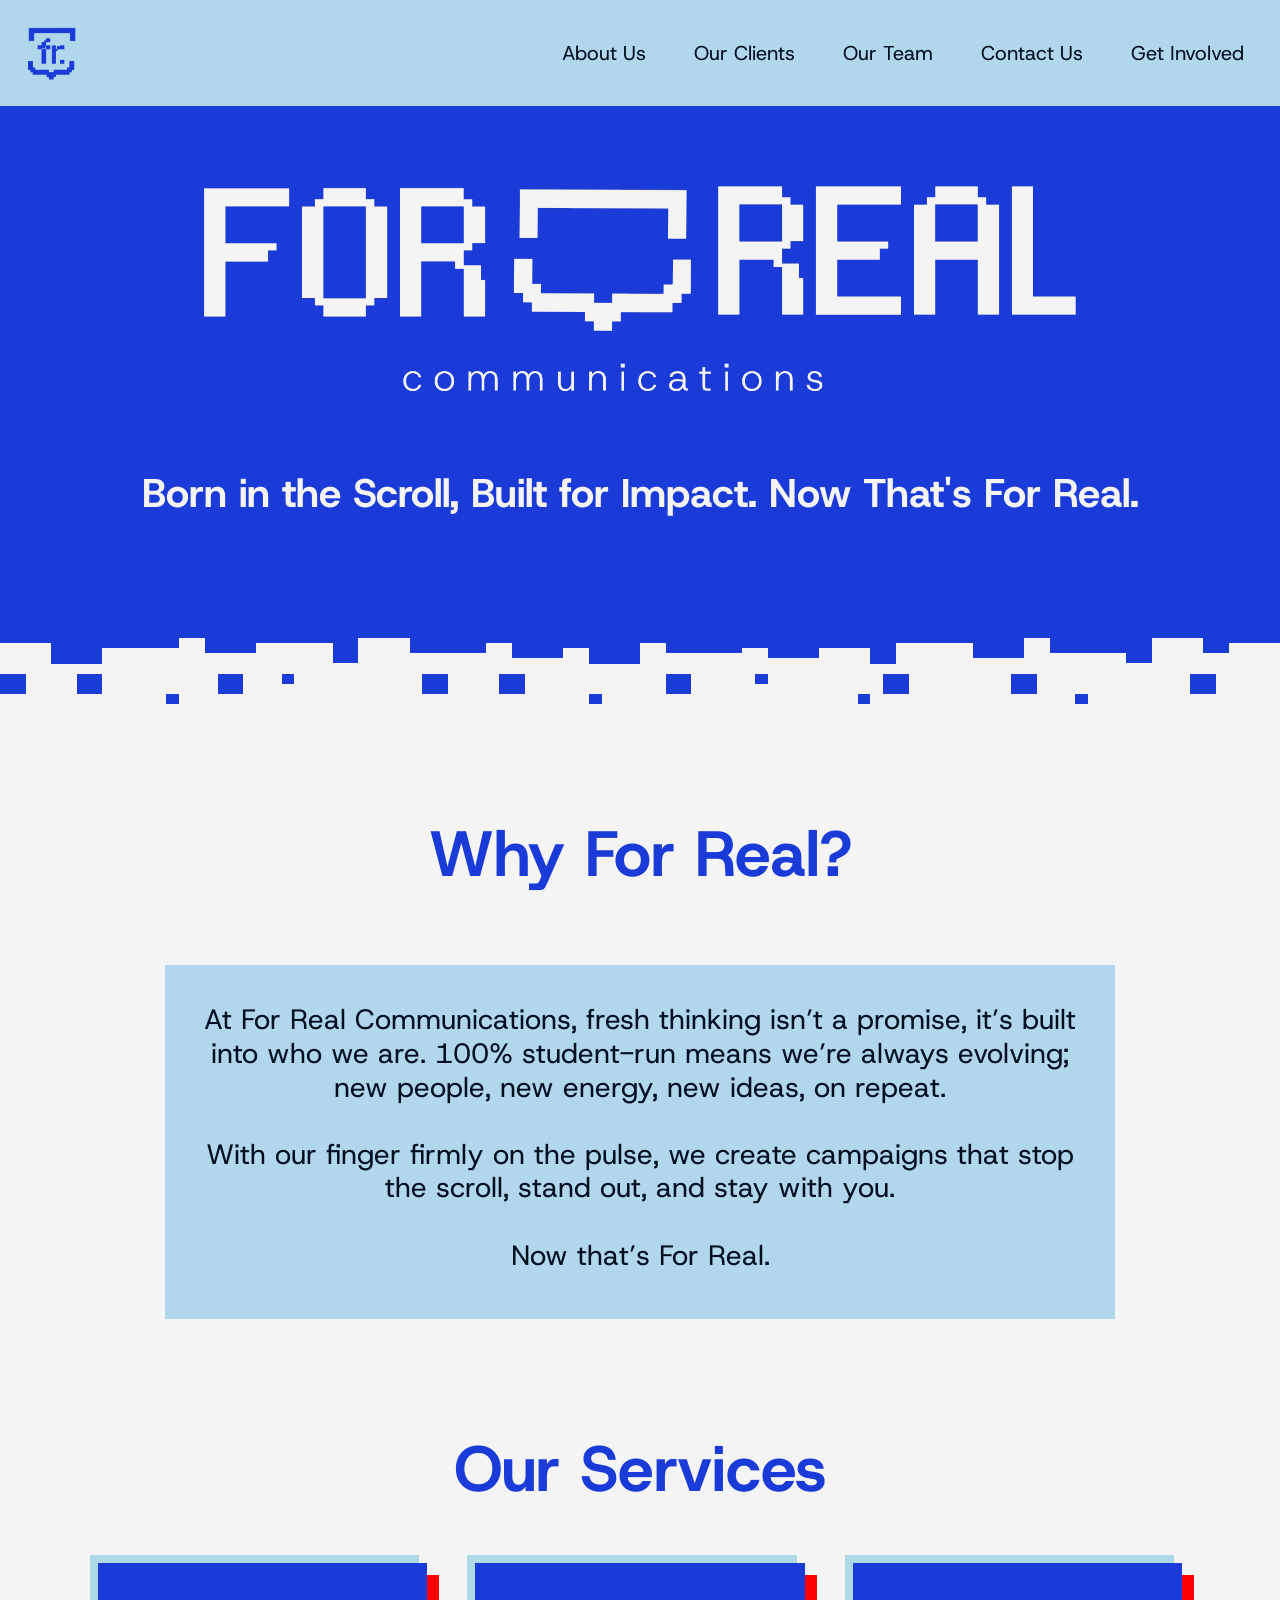
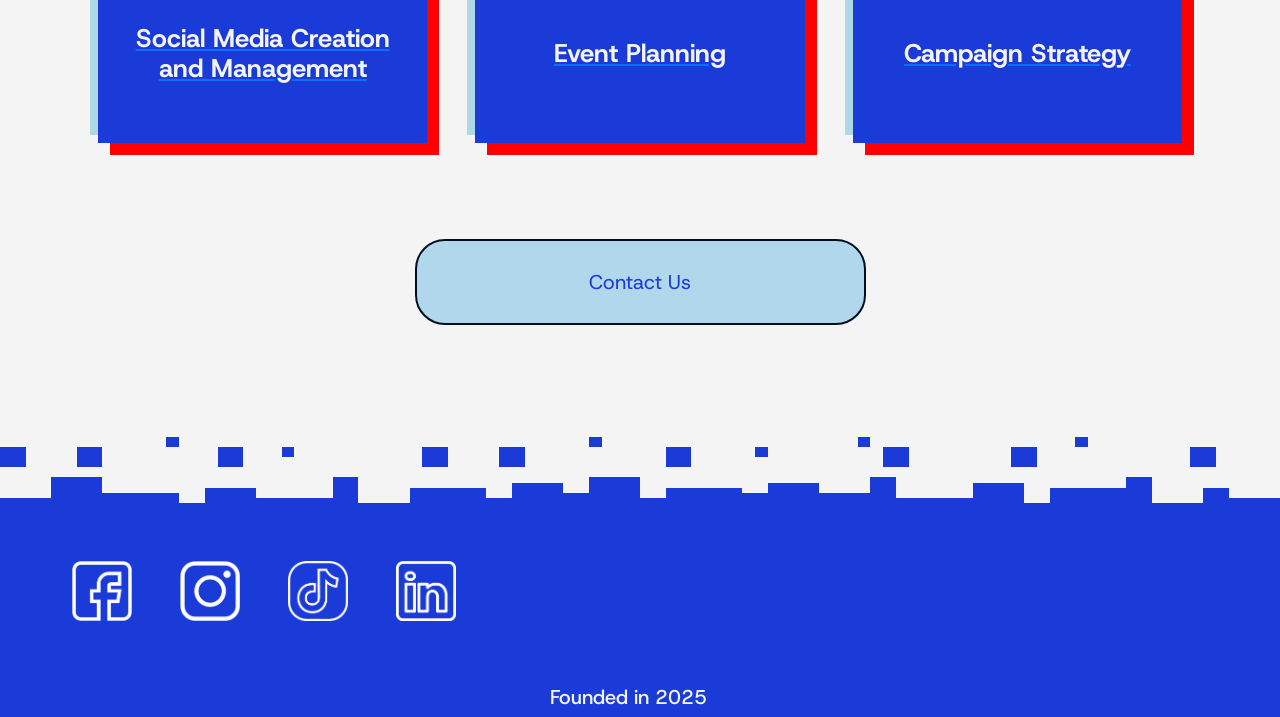
<file: index.html>
<!doctype html>
<html lang="en">

<head>
  <meta charset="utf-8">
  <meta name="viewport" content="width=device-width, initial-scale=1">
  <title>For Real Communication HOME</title>
  <link rel="icon" type="image/x-icon" href="favicon.ico">
  <link href="https://cdn.jsdelivr.net/npm/bootstrap@5.3.8/dist/css/bootstrap.min.css" rel="stylesheet"
    integrity="sha384-sRIl4kxILFvY47J16cr9ZwB07vP4J8+LH7qKQnuqkuIAvNWLzeN8tE5YBujZqJLB" crossorigin="anonymous">
  <link rel="preconnect" href="https://fonts.googleapis.com">
  <link rel="preconnect" href="https://fonts.gstatic.com" crossorigin>
  <link
    href="https://fonts.googleapis.com/css2?family=Host+Grotesk:ital,wght@0,300..800;1,300..800&family=Manrope:wght@200..800&family=Space+Grotesk:wght@300..700&display=swap"
    rel="stylesheet">
  <link rel="stylesheet" type="text/css" href="style.css">
  <link rel="stylesheet" type="text/css" href="glitch-boxes.css">
</head>


<body style="background-color: #f4f4f4;">
  <!--Navigation + Start section-->
  <header>
    <nav class="navbar fixed-top navbar-expand-lg navbar-light" style="background-color: #b1d7ed;">
      <div class="container-fluid">
        <a class="navbar-brand" href="index.html">
          <img src="sources/images/blue-small-logo.png" alt="For Real Logo (Blue)" height="80">
        </a>
        <button class="navbar-toggler" type="button" data-bs-toggle="collapse" data-bs-target="#navbarNavAltMarkup"
          aria-controls="navbarNavAltMarkup" aria-expanded="false" aria-label="Toggle navigation">
          <span class="navbar-toggler-icon"></span>
        </button>
        <div class="collapse navbar-collapse" id="navbarNavAltMarkup">
          <div class="navbar-nav ms-auto">
            <a class="nav-link bodytext fs-5 mx-3" href="aboutUs.html" style="color: #000f20;">About Us</a>
            <a class="nav-link bodytext fs-5 mx-3" href="clients.html" style="color: #000f20;">Our Clients</a>
            <a class="nav-link bodytext fs-5 mx-3" href="teams.html" style="color: #000f20;">Our Team</a>
            <a class="nav-link bodytext fs-5 mx-3" href="contact.html" style="color: #000f20;">Contact Us</a>
            <a class="nav-link bodytext fs-5 mx-3" href="application.html" style="color: #000f20;">Get Involved</a>
          </div>
        </div>
      </div>
    </nav>

    <div class="container-fluid" style="padding-top: 120px; background-color: #1b3bd9;">
      <div class="row justify-content-center align-items-center">
        <div class="col-12 text-center">
          <img src="sources/images/white-full-logo.png" class="img-fluid logo">
        </div>
      </div>
      <div class="row justify-content-center align-items-center">
        <div class="col-12 text-center" style="padding-bottom: 8vw;">
          <h3 class="display-6 subtitle"> Born in the Scroll, Built for Impact. Now That's For Real.</h3>
        </div>
      </div>
    </div>
    <section class="Glitch" style="padding-bottom: 5vw;">
      <div class="glitch-row glitch">
        <div class="glitchbrick h15 span2"></div>
        <div class="glitchbrick h40 span2"></div>
        <div class="glitchbrick h20 span3"></div>
        <div class="glitchbrick h10 span1"></div>
        <div class="glitchbrick h25 span2"></div>
        <div class="glitchbrick h15 span3"></div>
        <div class="glitchbrick h35 span1"></div>
        <div class="glitchbrick h10 span2"></div>
        <div class="glitchbrick h25 span3"></div>
        <div class="glitchbrick h15 span1"></div>
        <div class="glitchbrick h30 span2"></div>
        <div class="glitchbrick h20 span1"></div>
        <div class="glitchbrick h40 span2"></div>
        <div class="glitchbrick h15 span1"></div>
        <div class="glitchbrick h25 span3"></div>
        <div class="glitchbrick h20 span1"></div>
        <div class="glitchbrick h30 span2"></div>
        <div class="glitchbrick h20 span2"></div>
        <div class="glitchbrick h40 span1"></div>
        <div class="glitchbrick h15 span3"></div>
        <div class="glitchbrick h30 span2"></div>
        <div class="glitchbrick h10 span1"></div>
        <div class="glitchbrick h25 span3"></div>
        <div class="glitchbrick h35 span1"></div>
        <div class="glitchbrick h10 span2"></div>
        <div class="glitchbrick h25 span1"></div>
        <div class="glitchbrick h15 span2"></div>
      </div>

      <div class="glitch-row" style="padding-top: 10px;">
        <div class="glitchbrick" style="grid-column: 1 / span 2; --h:2;"></div>
        <div class="glitchbrick" style="grid-column: 7 / span 2; --h:2;"></div>
        <div class="glitchbrick" style="grid-column: 18 / span 2; --h:2;"></div>
        <div class="glitchbrick" style="grid-column: 23 / span 1; --h:1;"></div>
        <div class="glitchbrick" style="grid-column: 34 / span 2; --h:2;"></div>
        <div class="glitchbrick" style="grid-column: 40 / span 2; --h:2;"></div>
        <div class="glitchbrick" style="grid-column: 53 / span 2; --h:2;"></div>
        <div class="glitchbrick" style="grid-column: 60 / span 1; --h:1;"></div>
        <div class="glitchbrick" style="grid-column: 70 / span 2; --h:2;"></div>
        <div class="glitchbrick" style="grid-column: 80 / span 2; --h:2;"></div>
        <div class="glitchbrick" style="grid-column: 94 / span 2; --h:2;"></div>
      </div>

      <div class="glitch-row">
        <div class="glitchbrick" style="grid-column: 14 / span 1; --h:1;"></div>
        <div class="glitchbrick" style="grid-column: 47 / span 1; --h:1;"></div>
        <div class="glitchbrick" style="grid-column: 68 / span 1; --h:1;"></div>
        <div class="glitchbrick" style="grid-column: 85 / span 1; --h:1;"></div>
      </div>
    </section>
  </header>

  <!--Why For Real Section-->
  <div class="container pt-5 pb-3">
    <div class="row">
      <div class="col-12 text-center">
        <h1 class="display-3 subtitle" style="color: #1b3bd9;">
          Why For Real?
        </h1>
      </div>
      <div class="col-10 offset-1 align-self-center text-center"
        style="margin-top: 5vw; background-color: #b1d7ed; padding: 3vw;">
        <h6 class="fs-3 fw-normal bodytext" style="color: #000f20;">
          At For Real Communications, fresh thinking isn’t a promise,
          it’s built into who we are. 100% student-run means we’re always evolving; new people, new energy,
          new ideas, on repeat.
        </h6>
        <h6 class="fs-3 fw-normal bodytext" style="color: #000f20; padding-top: 2vw;">
          With our finger firmly on the pulse, we create campaigns
          that stop the scroll, stand out, and stay with you.
        </h6>
        <h6 class="fs-3 fw-normal bodytext" style="color: #000f20; padding-top: 2vw;">
          Now that’s For Real.
        </h6>
      </div>
    </div>
  </div>

  <!--Our Services Section-->
  <div class="container py-5">
    <div class="row pb-5">
      <div class="col-12 text-center bp-5 pt-5">
        <h1 class="display-3 subtitle" style="color: #1b3bd9;">
          Our Services
        </h1>
      </div>
    </div>
    <!-- Services -->
    <div class="row g-5 px-3 pb-5">
      <div class="col-12 col-md-6 col-lg-4">
        <div class="service-card">
          <div class="glitch-red"></div>
          <div class="glitch-blue"></div>
          <a href="aboutUs.html#social-media-management">
          <div class="glitch-box service-box">
            <p class="service-title subtitle mb-0">
              Social Media Creation and Management
            </p>
          </div>
          </a>
        </div>
      </div>

      <div class="col-12 col-md-6 col-lg-4">
        <div class="service-card">
          <div class="glitch-red"></div>
          <div class="glitch-blue"></div>
          <a href="aboutUs.html#event-planning">
          <div class="glitch-box service-box">
            <p class="service-title subtitle mb-0">
              Event Planning
            </p>
          </div>
          </a>
        </div>
      </div>

      <div class="col-12 col-md-6 col-lg-4">
        <div class="service-card">
          <div class="glitch-red"></div>
          <div class="glitch-blue"></div>
          <a href="aboutUs.html#campaign-strategy">
          <div class="glitch-box service-box">
            <p class="service-title subtitle mb-0">
              Campaign Strategy
            </p>
          </div>
          </a>
        </div>
      </div>
    </div>

    <!--Contact Button (Email)-->
    <div class="row pt-5">
      <div class="d-grid col-5 mx-auto">
        <button class="btn btn-lg bodytext" type="button"
          onclick="window.location.href='contact.html';" style="background-color: #b1d7ed; color: #1b3bd9; 
        padding: 2vw; border: 2px solid #000f20; border-radius: 30px;">
          Contact Us
        </button>
      </div>
    </div>

  </div>

  <!--Footer (Socials and Contacts)-->
  <footer>
    <section class="Glitch" style="padding-top: 5vw;">
      <div class="glitch-row">
        <div class="glitchbrick" style="grid-column: 14 / span 1; --h:1;"></div>
        <div class="glitchbrick" style="grid-column: 47 / span 1; --h:1;"></div>
        <div class="glitchbrick" style="grid-column: 68 / span 1; --h:1;"></div>
        <div class="glitchbrick" style="grid-column: 85 / span 1; --h:1;"></div>
      </div>

      <div class="glitch-row" style="padding-bottom: 10px;">
        <div class="glitchbrick" style="grid-column: 1 / span 2; --h:2;"></div>
        <div class="glitchbrick" style="grid-column: 7 / span 2; --h:2;"></div>
        <div class="glitchbrick" style="grid-column: 18 / span 2; --h:2;"></div>
        <div class="glitchbrick" style="grid-column: 23 / span 1; --h:1;"></div>
        <div class="glitchbrick" style="grid-column: 34 / span 2; --h:2;"></div>
        <div class="glitchbrick" style="grid-column: 40 / span 2; --h:2;"></div>
        <div class="glitchbrick" style="grid-column: 53 / span 2; --h:2;"></div>
        <div class="glitchbrick" style="grid-column: 60 / span 1; --h:1;"></div>
        <div class="glitchbrick" style="grid-column: 70 / span 2; --h:2;"></div>
        <div class="glitchbrick" style="grid-column: 80 / span 2; --h:2;"></div>
        <div class="glitchbrick" style="grid-column: 94 / span 2; --h:2;"></div>
      </div>

      <div class="glitch-row glitch" style="align-items: end" ;>
        <div class="glitchbrick h15 span2"></div>
        <div class="glitchbrick h40 span2"></div>
        <div class="glitchbrick h20 span3"></div>
        <div class="glitchbrick h10 span1"></div>
        <div class="glitchbrick h25 span2"></div>
        <div class="glitchbrick h15 span3"></div>
        <div class="glitchbrick h35 span1"></div>
        <div class="glitchbrick h10 span2"></div>
        <div class="glitchbrick h25 span3"></div>
        <div class="glitchbrick h15 span1"></div>
        <div class="glitchbrick h30 span2"></div>
        <div class="glitchbrick h20 span1"></div>
        <div class="glitchbrick h40 span2"></div>
        <div class="glitchbrick h15 span1"></div>
        <div class="glitchbrick h25 span3"></div>
        <div class="glitchbrick h20 span1"></div>
        <div class="glitchbrick h30 span2"></div>
        <div class="glitchbrick h20 span2"></div>
        <div class="glitchbrick h40 span1"></div>
        <div class="glitchbrick h15 span3"></div>
        <div class="glitchbrick h30 span2"></div>
        <div class="glitchbrick h10 span1"></div>
        <div class="glitchbrick h25 span3"></div>
        <div class="glitchbrick h35 span1"></div>
        <div class="glitchbrick h10 span2"></div>
        <div class="glitchbrick h25 span1"></div>
        <div class="glitchbrick h15 span2"></div>
      </div>

    </section>

    <div class="container-fluid pt-5 bp-1 px-4" style="background-color: #1b3bd9;">
      <div class="row">
        <div class="col-12 col-md-8">
          <div class="d-flex justify-content-start align-items-center gap-5 px-5">
            <a href="https://www.facebook.com/profile.php?id=61580654530133" target="_blank">
              <img src="sources/images/facebook-logo.png" class="img-fluid social-icon" alt="Facebook">
            </a>
            <a href="https://www.instagram.com/forreal_comms/" target="_blank">
              <img src="sources/images/instagram-logo.png" class="img-fluid social-icon" alt="Instagram">
            </a>
            <a href="https://www.tiktok.com/@forreal_comms" target="_blank">
              <img src="sources/images/tiktok-logo.png" class="img-fluid social-icon" alt="TikTok">
            </a>
            <a href="https://www.linkedin.com/company/for-real-communications/" target="_blank">
              <img src="sources/images/linkedin-logo.png" class="img-fluid social-icon" alt="LinkedIn">
            </a>
          </div>
        </div>
      </div>

      <div class="row" style="padding-top: 3vw;">
        <div class="row" style="padding-top: 2vw;">
          <div class="col-12 text-center">
            <p class="h5 bodytext">Founded in 2025</p>
          </div>
        </div>

      </div>
    </div>

  </footer>


  <script src="https://cdn.jsdelivr.net/npm/@popperjs/core@2.11.8/dist/umd/popper.min.js"
    integrity="sha384-I7E8VVD/ismYTF4hNIPjVp/Zjvgyol6VFvRkX/vR+Vc4jQkC+hVqc2pM8ODewa9r"
    crossorigin="anonymous"></script>
  <script src="https://cdn.jsdelivr.net/npm/bootstrap@5.3.8/dist/js/bootstrap.min.js"
    integrity="sha384-G/EV+4j2dNv+tEPo3++6LCgdCROaejBqfUeNjuKAiuXbjrxilcCdDz6ZAVfHWe1Y"
    crossorigin="anonymous"></script>
</body>

</html>



<style>
  .logo {
    width: clamp(300px, 80vw, 1200px);
    height: auto;
    display: block;
    margin: 0 auto;
  }
</style>
</file>
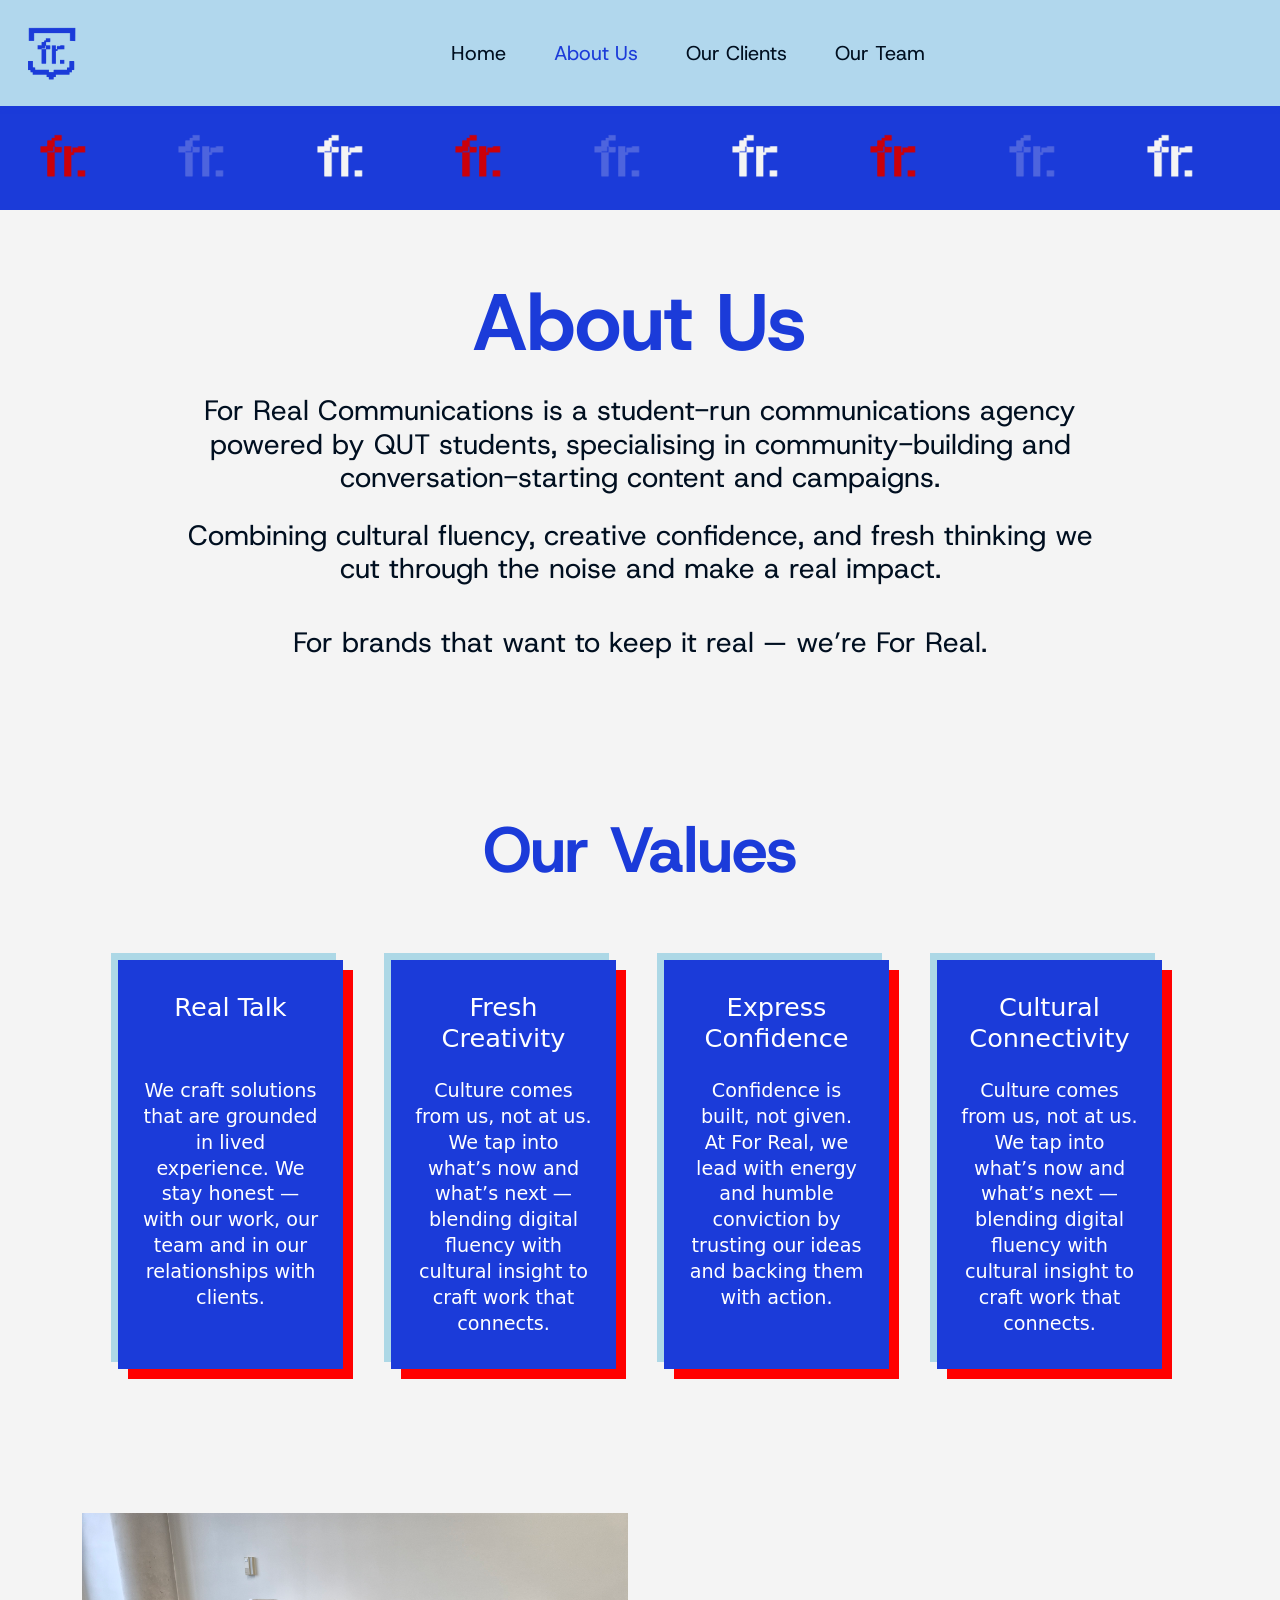
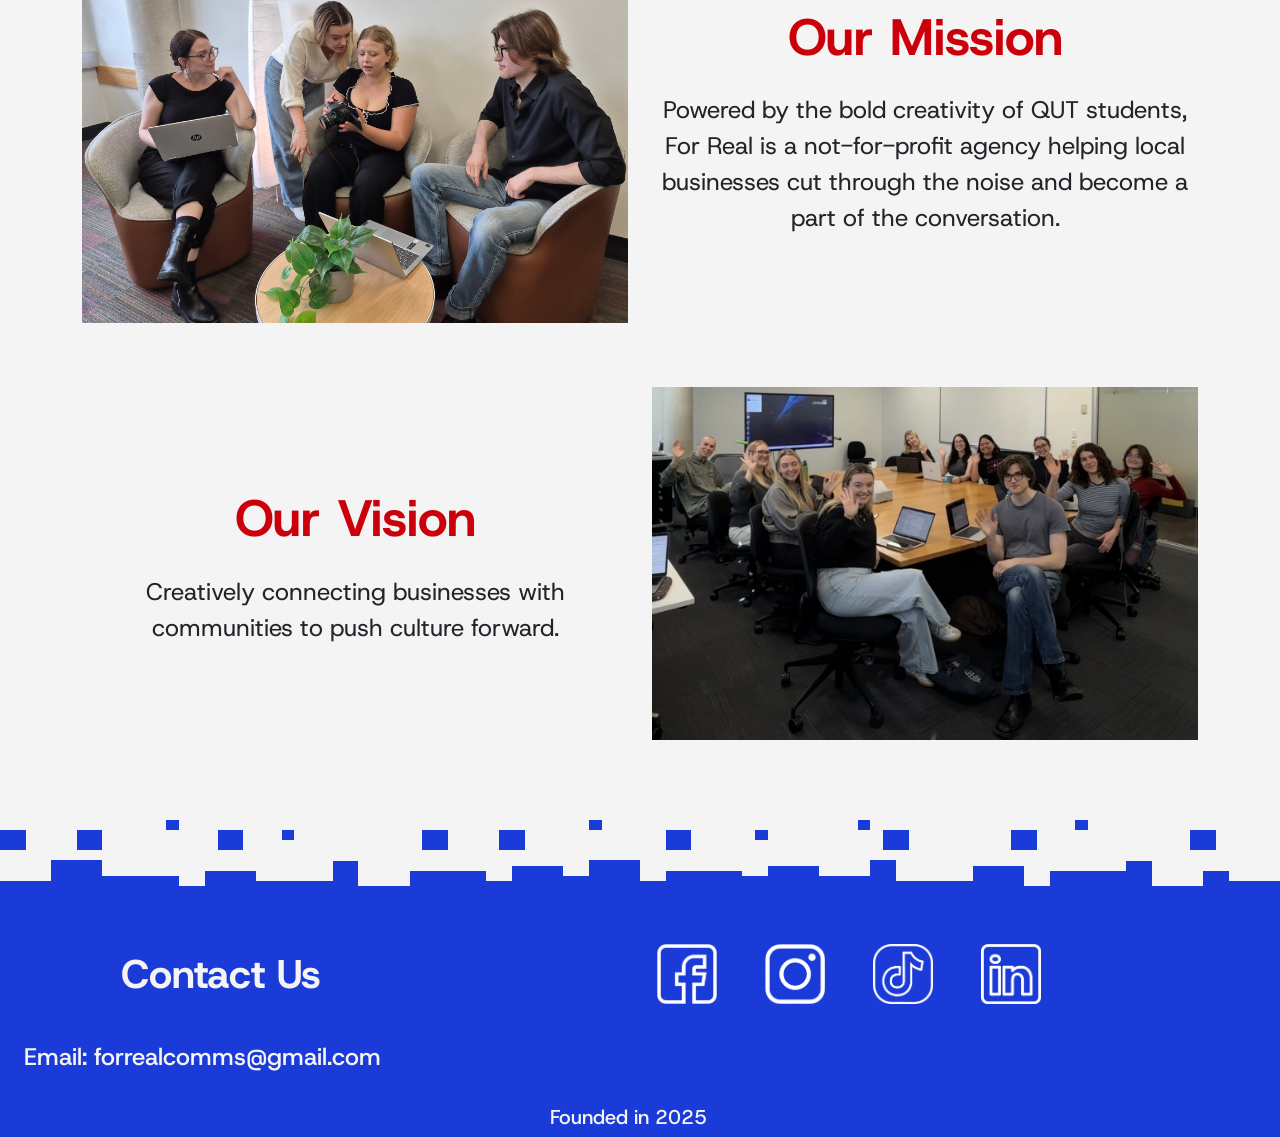
<file: aboutUs.html>
<!doctype html>
<html lang="en">

<head>
    <meta charset="utf-8">
    <meta name="viewport" content="width=device-width, initial-scale=1">
    <title>For Real Communication ABOUT US</title>
    <link rel="icon" type="image/x-icon" href="favicon.ico">
    <link href="https://cdn.jsdelivr.net/npm/bootstrap@5.3.8/dist/css/bootstrap.min.css" rel="stylesheet"
        integrity="sha384-sRIl4kxILFvY47J16cr9ZwB07vP4J8+LH7qKQnuqkuIAvNWLzeN8tE5YBujZqJLB" crossorigin="anonymous">
    <link rel="preconnect" href="https://fonts.googleapis.com">
    <link rel="preconnect" href="https://fonts.gstatic.com" crossorigin>
    <link
        href="https://fonts.googleapis.com/css2?family=Host+Grotesk:ital,wght@0,300..800;1,300..800&family=Manrope:wght@200..800&family=Space+Grotesk:wght@300..700&display=swap"
        rel="stylesheet">
    <link rel="stylesheet" type="text/css" href="style.css">
    <link rel="stylesheet" type="text/css" href="headerTop.css">
    <link rel="stylesheet" type="text/css" href="glitch-boxes.css">
</head>


<body style="background-color: #f4f4f4;">

    <header>
        <nav class="navbar fixed-top navbar-expand-lg navbar-light" style="background-color: #b1d7ed;">
            <div class="container-fluid">
                <a class="navbar-brand" href="index.html">
                    <img src="sources/images/blue-small-logo.png" alt="For Real Logo (Blue)" height="80">
                </a>
                <button class="navbar-toggler" type="button" data-bs-toggle="collapse"
                    data-bs-target="#navbarNavAltMarkup" aria-controls="navbarNavAltMarkup" aria-expanded="false"
                    aria-label="Toggle navigation">
                    <span class="navbar-toggler-icon"></span>
                </button>
                <div class="collapse navbar-collapse" id="navbarNavAltMarkup">
                    <div class="navbar-nav mx-auto">
                        <a class="nav-link bodytext fs-5 mx-3" href="index.html" style="color: #000f20;">Home</a>
                        <a class="nav-link active bodytext fs-5 mx-3" href="aboutUs.html" aria-current="page"
                            style="color: #1b3bd9;">About Us</a>
                        <a class="nav-link bodytext fs-5 mx-3" href="clients.html" style="color: #000f20;">Our Clients</a>
                        <a class="nav-link bodytext fs-5 mx-3" href="teams.html" style="color: #000f20;">Our Team</a>
                    </div>
                </div>
            </div>
        </nav>

        <div class="container-fluid overflow-hidden"
            style="padding-top: 110px; background-color: #1b3bd9; margin-bottom: 5vw;">
            <div class="watermark-track">
                <!-- First set -->
                <div class="watermark-group">
                    <img src="sources/images/red-watermark.png" class="watermark-image" alt="">
                    <img src="sources/images/blue-watermark.png" class="watermark-image" alt="">
                    <img src="sources/images/white-watermark.png" class="watermark-image" alt="">
                </div>
                <!-- Duplicate set for seamless looping -->
                <div class="watermark-group">
                    <img src="sources/images/red-watermark.png" class="watermark-image" alt="">
                    <img src="sources/images/blue-watermark.png" class="watermark-image" alt="">
                    <img src="sources/images/white-watermark.png" class="watermark-image" alt="">
                </div>
                <div class="watermark-group">
                    <img src="sources/images/red-watermark.png" class="watermark-image" alt="">
                    <img src="sources/images/blue-watermark.png" class="watermark-image" alt="">
                    <img src="sources/images/white-watermark.png" class="watermark-image" alt="">
                </div>
                <div class="watermark-group">
                    <img src="sources/images/red-watermark.png" class="watermark-image" alt="">
                    <img src="sources/images/blue-watermark.png" class="watermark-image" alt="">
                    <img src="sources/images/white-watermark.png" class="watermark-image" alt="">
                </div>
                <div class="watermark-group">
                    <img src="sources/images/red-watermark.png" class="watermark-image" alt="">
                    <img src="sources/images/blue-watermark.png" class="watermark-image" alt="">
                    <img src="sources/images/white-watermark.png" class="watermark-image" alt="">
                </div>
                <div class="watermark-group">
                    <img src="sources/images/red-watermark.png" class="watermark-image" alt="">
                    <img src="sources/images/blue-watermark.png" class="watermark-image" alt="">
                    <img src="sources/images/white-watermark.png" class="watermark-image" alt="">
                </div>
            </div>
        </div>
    </header>

    <div class="container">
        <div class="row pb-3">
            <div class="col-12 text-center bp-5">
                <h1 class="display-1 subtitle" style="color: #1b3bd9;">
                    About Us
                </h1>
            </div>
        </div>
        <div class="row" style="padding-bottom: 10vw;">
            <div class="offset-1 col-10">
                <h3 class="fw-normal bodytext text-center" style="color: #000f20;">
                    For Real Communications is a student-run communications agency powered by QUT students,
                    specialising in community-building and conversation-starting content and campaigns.
                </h3>
                <h3 class="fw-normal bodytext text-center py-3" style="color: #000f20;">
                    Combining cultural fluency, creative confidence, and fresh thinking we cut through
                    the noise and make a real impact.
                </h3>
                <h3 class="fw-normal bodytext text-center py-3" style="color: #000f20;">
                    For brands that want to keep it real — we’re For Real.
                </h3>
            </div>
        </div>
        <div class="row" style="padding-bottom: 10vw;">
            <div class="col-12 text-center">
                <h1 class="display-3 subtitle" style="color: #1b3bd9;">
                    Our Values
                </h1>
            </div>
            <div class="row g-5 values-row justify-content-center mx-0 mt-3">
                <!-- Service 1 -->
                <div class="col-12 col-md-6 col-lg-3">
                    <div class="glitch-card values-card">
                        <div class="glitch-red"></div>
                        <div class="glitch-blue"></div>
                        <div class="glitch-box">
                            <h3 class="value-title">
                                Real Talk
                            </h3>
                            <p class="value-text">
                                We craft solutions that are grounded in lived experience.
                                We stay honest — with our work, our team and in our
                                relationships with clients.
                            </p>
                        </div>
                    </div>
                </div>
                <!-- Service 2 -->
                <div class="col-12 col-md-6 col-lg-3">
                    <div class="glitch-card values-card">
                        <div class="glitch-red"></div>
                        <div class="glitch-blue"></div>
                        <div class="glitch-box">
                            <h3 class="value-title">
                                Fresh Creativity
                            </h3>
                            <p class="value-text">
                                Culture comes from us, not at us. We tap into what’s now and what’s next
                                — blending digital fluency with cultural insight to craft work that connects.
                            </p>
                        </div>
                    </div>
                </div>
                <!-- Service 3 -->
                <div class="col-12 col-md-6 col-lg-3">
                    <div class="glitch-card values-card">
                        <div class="glitch-red"></div>
                        <div class="glitch-blue"></div>
                        <div class="glitch-box">
                            <h3 class="value-title">
                                Express Confidence
                            </h3>
                            <p class="value-text">
                                Confidence is built, not given. At For Real, we lead with energy and humble
                                conviction by trusting our ideas and backing them with action.
                            </p>
                        </div>
                    </div>
                </div>
                <!-- Service 4-->
                <div class="col-12 col-md-6 col-lg-3">
                    <div class="glitch-card values-card">
                        <div class="glitch-red"></div>
                        <div class="glitch-blue"></div>
                        <div class="glitch-box">
                            <h3 class="value-title">
                                Cultural Connectivity
                            </h3>
                            <p class="value-text">
                                Culture comes from us, not at us. We tap into what’s now and what’s next
                                — blending digital fluency with cultural insight to craft work that connects.
                            </p>
                        </div>
                    </div>
                </div>
            </div>
        </div>
        <div class="row py-3 align-items-center justify-content-center">
            <!-- Image -->
            <div class="col-12 col-md-6 d-flex">
                <img src="sources/images/ForRealImage-1.jpg" class="img-fluid" alt="For Real Communications team">
            </div>
            <!-- Text -->
            <div class="col-12 col-md-6 text-center">
                <h2 class="subtitle mission-title my-4" style="color:#cb000a;">
                    Our Mission
                </h2>
                <p class="bodytext mission-text text-dark">
                    Powered by the bold creativity of QUT students, For Real is a
                    not-for-profit agency helping local businesses cut through the
                    noise and become a part of the conversation.
                </p>
            </div>
        </div>
        <div class="row py-5 pb-sm-3 align-items-center justify-content-center">
            <div class="col-12 col-md-6 text-center">
                <h2 class="subtitle mission-title my-4" style="color:#cb000a;">
                    Our Vision
                </h2>
                <p class="bodytext mission-text text-dark">
                    Creatively connecting businesses with communities to push culture forward.
                </p>
            </div>
            <div class="col-12 col-md-6 d-flex align-items-center justify-content-center">
                <img src="sources/images/ForRealImage-2.jpg" class="img-fluid w-100 h-100" alt="For Real Communications team">
            </div>
        </div>
    </div>


    <footer>
        <section class="Glitch" style="padding-top: 5vw;">
            <div class="glitch-row">
                <div class="glitchbrick" style="grid-column: 14 / span 1; --h:1;"></div>
                <div class="glitchbrick" style="grid-column: 47 / span 1; --h:1;"></div>
                <div class="glitchbrick" style="grid-column: 68 / span 1; --h:1;"></div>
                <div class="glitchbrick" style="grid-column: 85 / span 1; --h:1;"></div>
            </div>

            <div class="glitch-row" style="padding-bottom: 10px;">
                <div class="glitchbrick" style="grid-column: 1 / span 2; --h:2;"></div>
                <div class="glitchbrick" style="grid-column: 7 / span 2; --h:2;"></div>
                <div class="glitchbrick" style="grid-column: 18 / span 2; --h:2;"></div>
                <div class="glitchbrick" style="grid-column: 23 / span 1; --h:1;"></div>
                <div class="glitchbrick" style="grid-column: 34 / span 2; --h:2;"></div>
                <div class="glitchbrick" style="grid-column: 40 / span 2; --h:2;"></div>
                <div class="glitchbrick" style="grid-column: 53 / span 2; --h:2;"></div>
                <div class="glitchbrick" style="grid-column: 60 / span 1; --h:1;"></div>
                <div class="glitchbrick" style="grid-column: 70 / span 2; --h:2;"></div>
                <div class="glitchbrick" style="grid-column: 80 / span 2; --h:2;"></div>
                <div class="glitchbrick" style="grid-column: 94 / span 2; --h:2;"></div>
            </div>

            <div class="glitch-row glitch" style="align-items: end" ;>
                <div class="glitchbrick h15 span2"></div>
                <div class="glitchbrick h40 span2"></div>
                <div class="glitchbrick h20 span3"></div>
                <div class="glitchbrick h10 span1"></div>
                <div class="glitchbrick h25 span2"></div>
                <div class="glitchbrick h15 span3"></div>
                <div class="glitchbrick h35 span1"></div>
                <div class="glitchbrick h10 span2"></div>
                <div class="glitchbrick h25 span3"></div>
                <div class="glitchbrick h15 span1"></div>
                <div class="glitchbrick h30 span2"></div>
                <div class="glitchbrick h20 span1"></div>
                <div class="glitchbrick h40 span2"></div>
                <div class="glitchbrick h15 span1"></div>
                <div class="glitchbrick h25 span3"></div>
                <div class="glitchbrick h20 span1"></div>
                <div class="glitchbrick h30 span2"></div>
                <div class="glitchbrick h20 span2"></div>
                <div class="glitchbrick h40 span1"></div>
                <div class="glitchbrick h15 span3"></div>
                <div class="glitchbrick h30 span2"></div>
                <div class="glitchbrick h10 span1"></div>
                <div class="glitchbrick h25 span3"></div>
                <div class="glitchbrick h35 span1"></div>
                <div class="glitchbrick h10 span2"></div>
                <div class="glitchbrick h25 span1"></div>
                <div class="glitchbrick h15 span2"></div>
            </div>

        </section>

        <div class="container-fluid pt-5 bp-1 px-4" style="background-color: #1b3bd9;">
            <div class="row align-items-center">
                <div class="col-12 col-md-4 contact-title">
                    <p class="display-6 subtitle mb-0 text-center">
                        Contact Us
                    </p>
                </div>
                <div class="col-12 col-md-8">
                    <div class="d-flex justify-content-center align-items-center gap-5">
                        <a href="https://www.facebook.com/profile.php?id=61580654530133" target="_blank">
                            <img src="sources/images/facebook-logo.png" class="img-fluid social-icon" alt="Facebook">
                        </a>
                        <a href="https://www.instagram.com/forreal_comms/" target="_blank">
                            <img src="sources/images/instagram-logo.png" class="img-fluid social-icon" alt="Instagram">
                        </a>
                        <a href="https://www.tiktok.com/@forreal_comms" target="_blank">
                            <img src="sources/images/tiktok-logo.png" class="img-fluid social-icon" alt="TikTok">
                        </a>
                        <a href="https://www.linkedin.com/company/for-real-communications/" target="_blank">
                            <img src="sources/images/linkedin-logo.png" class="img-fluid social-icon" alt="LinkedIn">
                        </a>
                    </div>
                </div>
            </div>

            <div class="row" style="padding-top: 3vw;">
                <div class="col-12">
                    <p class="h4 bodytext text-center text-md-start">Email: forrealcomms@gmail.com</p>
                </div>

                <div class="row" style="padding-top: 2vw;">
                    <div class="col-12 text-center">
                        <p class="h5 bodytext">Founded in 2025</p>
                    </div>
                </div>

            </div>
        </div>

    </footer>

    <script src="https://cdn.jsdelivr.net/npm/@popperjs/core@2.11.8/dist/umd/popper.min.js"
        integrity="sha384-I7E8VVD/ismYTF4hNIPjVp/Zjvgyol6VFvRkX/vR+Vc4jQkC+hVqc2pM8ODewa9r"
        crossorigin="anonymous"></script>
    <script src="https://cdn.jsdelivr.net/npm/bootstrap@5.3.8/dist/js/bootstrap.min.js"
        integrity="sha384-G/EV+4j2dNv+tEPo3++6LCgdCROaejBqfUeNjuKAiuXbjrxilcCdDz6ZAVfHWe1Y"
        crossorigin="anonymous"></script>
</body>

</html>


<style>
    .mission-title {
    color: #cb000a;
    font-size: 3.2rem;
}

.mission-text {
    color: #000f20;
    font-size: 1.5rem;
    line-height: 1.5;
}

/* Tablets */
@media (max-width: 991px) {
    .mission-title {
        font-size: 2.6rem;
    }

    .mission-text {
        font-size: 1.3rem;
    }
}

/* Phones */
@media (max-width: 767px) {
    .mission-title {
        font-size: 2.2rem;
    }

    .mission-text {
        font-size: 1.15rem;
    }
}
</style>
</file>
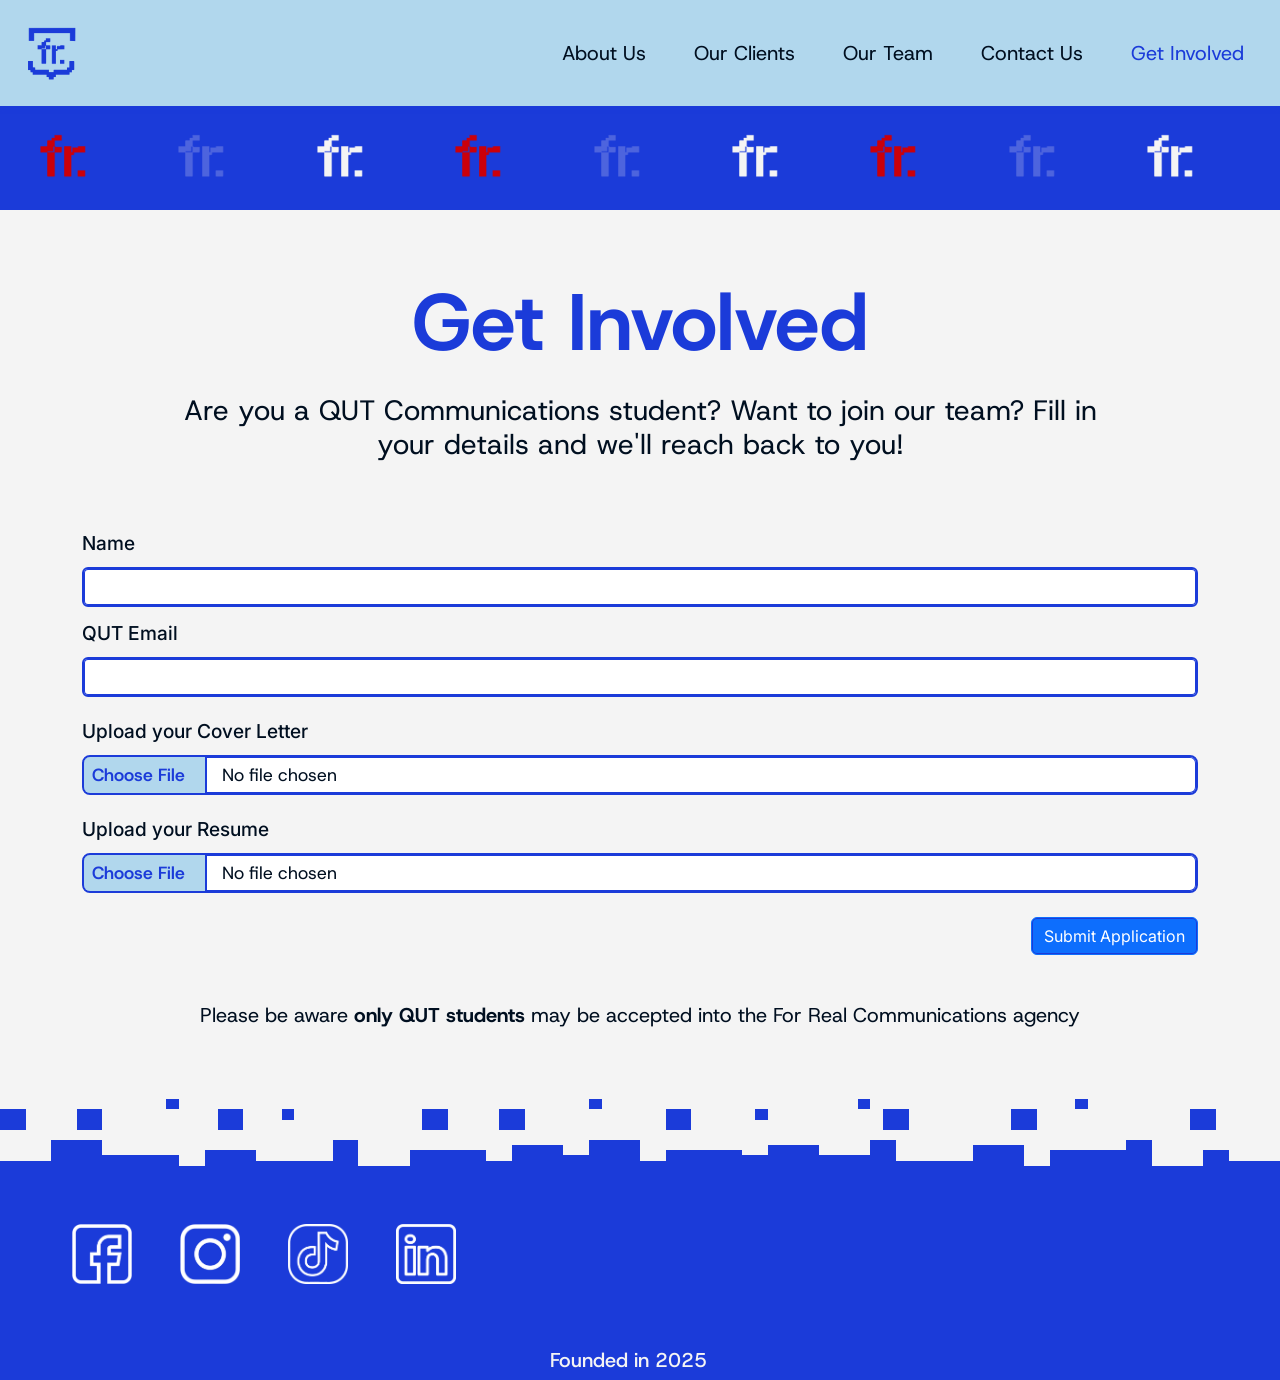
<file: application.html>
<!doctype html>
<html lang="en">

<head>
    <meta charset="utf-8">
    <meta name="viewport" content="width=device-width, initial-scale=1">
    <title>For Real Communication CLIENTS</title>
    <link rel="icon" type="image/x-icon" href="favicon.ico">
    <link href="https://cdn.jsdelivr.net/npm/bootstrap@5.3.8/dist/css/bootstrap.min.css" rel="stylesheet"
        integrity="sha384-sRIl4kxILFvY47J16cr9ZwB07vP4J8+LH7qKQnuqkuIAvNWLzeN8tE5YBujZqJLB" crossorigin="anonymous">
    <link rel="preconnect" href="https://fonts.googleapis.com">
    <link rel="preconnect" href="https://fonts.gstatic.com" crossorigin>
    <link
        href="https://fonts.googleapis.com/css2?family=Host+Grotesk:ital,wght@0,300..800;1,300..800&family=Manrope:wght@200..800&family=Space+Grotesk:wght@300..700&display=swap"
        rel="stylesheet">
    <link rel="stylesheet" type="text/css" href="style.css">
    <link rel="stylesheet" type="text/css" href="headerTop.css">
    <link rel="stylesheet" type="text/css" href="contactEmail.css">
    <link rel="stylesheet" type="text/css" href="carousel.css">
</head>


<body style="background-color: #f4f4f4;">

    <header>
        <nav class="navbar fixed-top navbar-expand-lg navbar-light" style="background-color: #b1d7ed;">
            <div class="container-fluid">
                <a class="navbar-brand" href="index.html">
                    <img src="sources/images/blue-small-logo.png" alt="For Real Logo (Blue)" height="80">
                </a>
                <button class="navbar-toggler" type="button" data-bs-toggle="collapse"
                    data-bs-target="#navbarNavAltMarkup" aria-controls="navbarNavAltMarkup" aria-expanded="false"
                    aria-label="Toggle navigation">
                    <span class="navbar-toggler-icon"></span>
                </button>
                <div class="collapse navbar-collapse" id="navbarNavAltMarkup">
                    <div class="navbar-nav ms-auto">
                        <a class="nav-link bodytext fs-5 mx-3" href="aboutUs.html" style="color: #000f20;">About Us</a>
                        <a class="nav-link active bodytext fs-5 mx-3" aria-current="page" href="clients.html"
                            style="color: #000f20;">Our Clients</a>
                        <a class="nav-link bodytext fs-5 mx-3" href="teams.html" style="color: #000f20;">Our Team</a>
                        <a class="nav-link bodytext fs-5 mx-3" href="contact.html" style="color: #000f20;">Contact
                            Us</a>
                        <a class="nav-link active bodytext fs-5 mx-3" href="application.html"
                            style="color: #1b3bd9;">Get Involved</a>
                    </div>
                </div>
            </div>
        </nav>

        <div class="container-fluid overflow-hidden"
            style="padding-top: 110px; background-color: #1b3bd9; margin-bottom: 5vw;">
            <div class="watermark-track">
                <div class="watermark-group">
                    <img src="sources/images/red-watermark.png" class="watermark-image" alt="">
                    <img src="sources/images/blue-watermark.png" class="watermark-image" alt="">
                    <img src="sources/images/white-watermark.png" class="watermark-image" alt="">
                </div>
                <div class="watermark-group">
                    <img src="sources/images/red-watermark.png" class="watermark-image" alt="">
                    <img src="sources/images/blue-watermark.png" class="watermark-image" alt="">
                    <img src="sources/images/white-watermark.png" class="watermark-image" alt="">
                </div>
                <div class="watermark-group">
                    <img src="sources/images/red-watermark.png" class="watermark-image" alt="">
                    <img src="sources/images/blue-watermark.png" class="watermark-image" alt="">
                    <img src="sources/images/white-watermark.png" class="watermark-image" alt="">
                </div>
                <div class="watermark-group">
                    <img src="sources/images/red-watermark.png" class="watermark-image" alt="">
                    <img src="sources/images/blue-watermark.png" class="watermark-image" alt="">
                    <img src="sources/images/white-watermark.png" class="watermark-image" alt="">
                </div>
                <div class="watermark-group">
                    <img src="sources/images/red-watermark.png" class="watermark-image" alt="">
                    <img src="sources/images/blue-watermark.png" class="watermark-image" alt="">
                    <img src="sources/images/white-watermark.png" class="watermark-image" alt="">
                </div>
                <div class="watermark-group">
                    <img src="sources/images/red-watermark.png" class="watermark-image" alt="">
                    <img src="sources/images/blue-watermark.png" class="watermark-image" alt="">
                    <img src="sources/images/white-watermark.png" class="watermark-image" alt="">
                </div>
            </div>
        </div>
    </header>

    <div class="container">
        <div class="row pb-3">
            <div class="col-12 text-center bp-5">
                <h1 class="display-1 subtitle" style="color: #1b3bd9;">
                    Get Involved
                </h1>
            </div>
        </div>
        <div class="row" style="padding-bottom: 5vw;">
            <div class="offset-1 col-10">
                <h3 class="fw-normal bodytext text-center" style="color: #000f20;">
                    Are you a QUT Communications student?
                    Want to join our team? Fill in your details and we'll reach back to you!
                </h3>
            </div>
        </div>

        <div id="successMessage" class="alert alert-success text-center" style="display: none;">
            <strong>Thank you!</strong>
            Your application has been sent successfully. We'll get back to you as soon as we can.
        </div>

        <form action="https://formsubmit.co/forrealcomms@gmail.com" method="POST" enctype="multipart/form-data"
            class="pb-5">

            <!-- FormSubmit settings -->
            <input type="hidden" name="_subject" value="New For Real Communications Application">
            <input type="hidden" name="_template" value="table">
            <input type="hidden" name="_captcha" value="true">
            <input type="hidden" name="_next"
                value="https://forrealcommunications.github.io/ForRealWebsite/application.html?success=true">

            <!-- Name -->
            <div class="fs-field mb-3">
                <label for="name" class="fs-label form-label bodytext" style="color: #000f20;">
                    Name
                </label>
                <input type="text" class="fs-input form-control" id="name" name="name" required>
            </div>

            <!-- Email -->
            <div class="fs-field my-3">
                <label for="email" class="fs-label form-label bodytext" style="color: #000f20;">
                    QUT Email
                </label>
                <input type="email" class="fs-input form-control" id="email" name="email" pattern=".+@qut\.edu\.au"
                    title="Please enter a valid QUT email address" required>
            </div>

            <!-- Cover Letter -->
            <div class="fs-field my-4">
                <label for="cover-letter" class="fs-label form-label bodytext" style="color: #000f20;">
                    Upload your Cover Letter
                </label>
                <input type="file" class="fs-input form-control  file-upload" id="cover-letter" name="cover_letter"
                    accept=".pdf,.doc,.docx" required>
            </div>

            <!-- Resume -->
            <div class="fs-field my-4">
                <label for="resume" class="fs-label form-label bodytext" style="color: #000f20;">
                    Upload your Resume
                </label>

                <input type="file" class="fs-input form-control file-upload" id="resume" name="resume"
                    accept=".pdf,.doc,.docx" required>
            </div>

            <!-- Submit -->
            <div class="text-end">
                <button type="submit" class="btn btn-primary">
                    Submit Application
                </button>
            </div>
        </form>

        <div class="row">
            <div>
                <h5 class="fw-normal bodytext text-center" style="color: #000f20;">
                    Please be aware <strong>only QUT students</strong> may be accepted 
                    into the For Real Communications agency
                </h5>
            </div>
        </div>

    </div>

    <footer>
        <section class="Glitch" style="padding-top: 5vw;">
            <div class="glitch-row">
                <div class="glitchbrick" style="grid-column: 14 / span 1; --h:1;"></div>
                <div class="glitchbrick" style="grid-column: 47 / span 1; --h:1;"></div>
                <div class="glitchbrick" style="grid-column: 68 / span 1; --h:1;"></div>
                <div class="glitchbrick" style="grid-column: 85 / span 1; --h:1;"></div>
            </div>

            <div class="glitch-row" style="padding-bottom: 10px;">
                <div class="glitchbrick" style="grid-column: 1 / span 2; --h:2;"></div>
                <div class="glitchbrick" style="grid-column: 7 / span 2; --h:2;"></div>
                <div class="glitchbrick" style="grid-column: 18 / span 2; --h:2;"></div>
                <div class="glitchbrick" style="grid-column: 23 / span 1; --h:1;"></div>
                <div class="glitchbrick" style="grid-column: 34 / span 2; --h:2;"></div>
                <div class="glitchbrick" style="grid-column: 40 / span 2; --h:2;"></div>
                <div class="glitchbrick" style="grid-column: 53 / span 2; --h:2;"></div>
                <div class="glitchbrick" style="grid-column: 60 / span 1; --h:1;"></div>
                <div class="glitchbrick" style="grid-column: 70 / span 2; --h:2;"></div>
                <div class="glitchbrick" style="grid-column: 80 / span 2; --h:2;"></div>
                <div class="glitchbrick" style="grid-column: 94 / span 2; --h:2;"></div>
            </div>

            <div class="glitch-row glitch" style="align-items: end" ;>
                <div class="glitchbrick h15 span2"></div>
                <div class="glitchbrick h40 span2"></div>
                <div class="glitchbrick h20 span3"></div>
                <div class="glitchbrick h10 span1"></div>
                <div class="glitchbrick h25 span2"></div>
                <div class="glitchbrick h15 span3"></div>
                <div class="glitchbrick h35 span1"></div>
                <div class="glitchbrick h10 span2"></div>
                <div class="glitchbrick h25 span3"></div>
                <div class="glitchbrick h15 span1"></div>
                <div class="glitchbrick h30 span2"></div>
                <div class="glitchbrick h20 span1"></div>
                <div class="glitchbrick h40 span2"></div>
                <div class="glitchbrick h15 span1"></div>
                <div class="glitchbrick h25 span3"></div>
                <div class="glitchbrick h20 span1"></div>
                <div class="glitchbrick h30 span2"></div>
                <div class="glitchbrick h20 span2"></div>
                <div class="glitchbrick h40 span1"></div>
                <div class="glitchbrick h15 span3"></div>
                <div class="glitchbrick h30 span2"></div>
                <div class="glitchbrick h10 span1"></div>
                <div class="glitchbrick h25 span3"></div>
                <div class="glitchbrick h35 span1"></div>
                <div class="glitchbrick h10 span2"></div>
                <div class="glitchbrick h25 span1"></div>
                <div class="glitchbrick h15 span2"></div>
            </div>

        </section>

        <div class="container-fluid pt-5 bp-1 px-4" style="background-color: #1b3bd9;">
            <div class="row">
                <div class="col-12 col-md-8">
                    <div class="d-flex justify-content-start align-items-center gap-5 px-5">
                        <a href="https://www.facebook.com/profile.php?id=61580654530133" target="_blank">
                            <img src="sources/images/facebook-logo.png" class="img-fluid social-icon" alt="Facebook">
                        </a>
                        <a href="https://www.instagram.com/forreal_comms/" target="_blank">
                            <img src="sources/images/instagram-logo.png" class="img-fluid social-icon" alt="Instagram">
                        </a>
                        <a href="https://www.tiktok.com/@forreal_comms" target="_blank">
                            <img src="sources/images/tiktok-logo.png" class="img-fluid social-icon" alt="TikTok">
                        </a>
                        <a href="https://www.linkedin.com/company/for-real-communications/" target="_blank">
                            <img src="sources/images/linkedin-logo.png" class="img-fluid social-icon" alt="LinkedIn">
                        </a>
                    </div>
                </div>
            </div>

            <div class="row" style="padding-top: 3vw;">
                <div class="row" style="padding-top: 2vw;">
                    <div class="col-12 text-center">
                        <p class="h5 bodytext">Founded in 2025</p>
                    </div>
                </div>

            </div>
        </div>

    </footer>

    <script src="https://cdn.jsdelivr.net/npm/@popperjs/core@2.11.8/dist/umd/popper.min.js"
        integrity="sha384-I7E8VVD/ismYTF4hNIPjVp/Zjvgyol6VFvRkX/vR+Vc4jQkC+hVqc2pM8ODewa9r"
        crossorigin="anonymous"></script>
    <script src="https://cdn.jsdelivr.net/npm/bootstrap@5.3.8/dist/js/bootstrap.min.js"
        integrity="sha384-G/EV+4j2dNv+tEPo3++6LCgdCROaejBqfUeNjuKAiuXbjrxilcCdDz6ZAVfHWe1Y"
        crossorigin="anonymous"></script>

    <!-- Checks if the email is sucessful or not -->
    <script>
        const params = new URLSearchParams(window.location.search);

        if (params.get("success") === "true") {
            const message = document.getElementById("successMessage");

            message.style.display = "block";

            message.scrollIntoView({
                behavior: "smooth",
                block: "center"
            });
        }
    </script>
</body>

</html>


<style>
    #successMessage {
    scroll-margin-top: 12vw;
    }
</style>
</file>
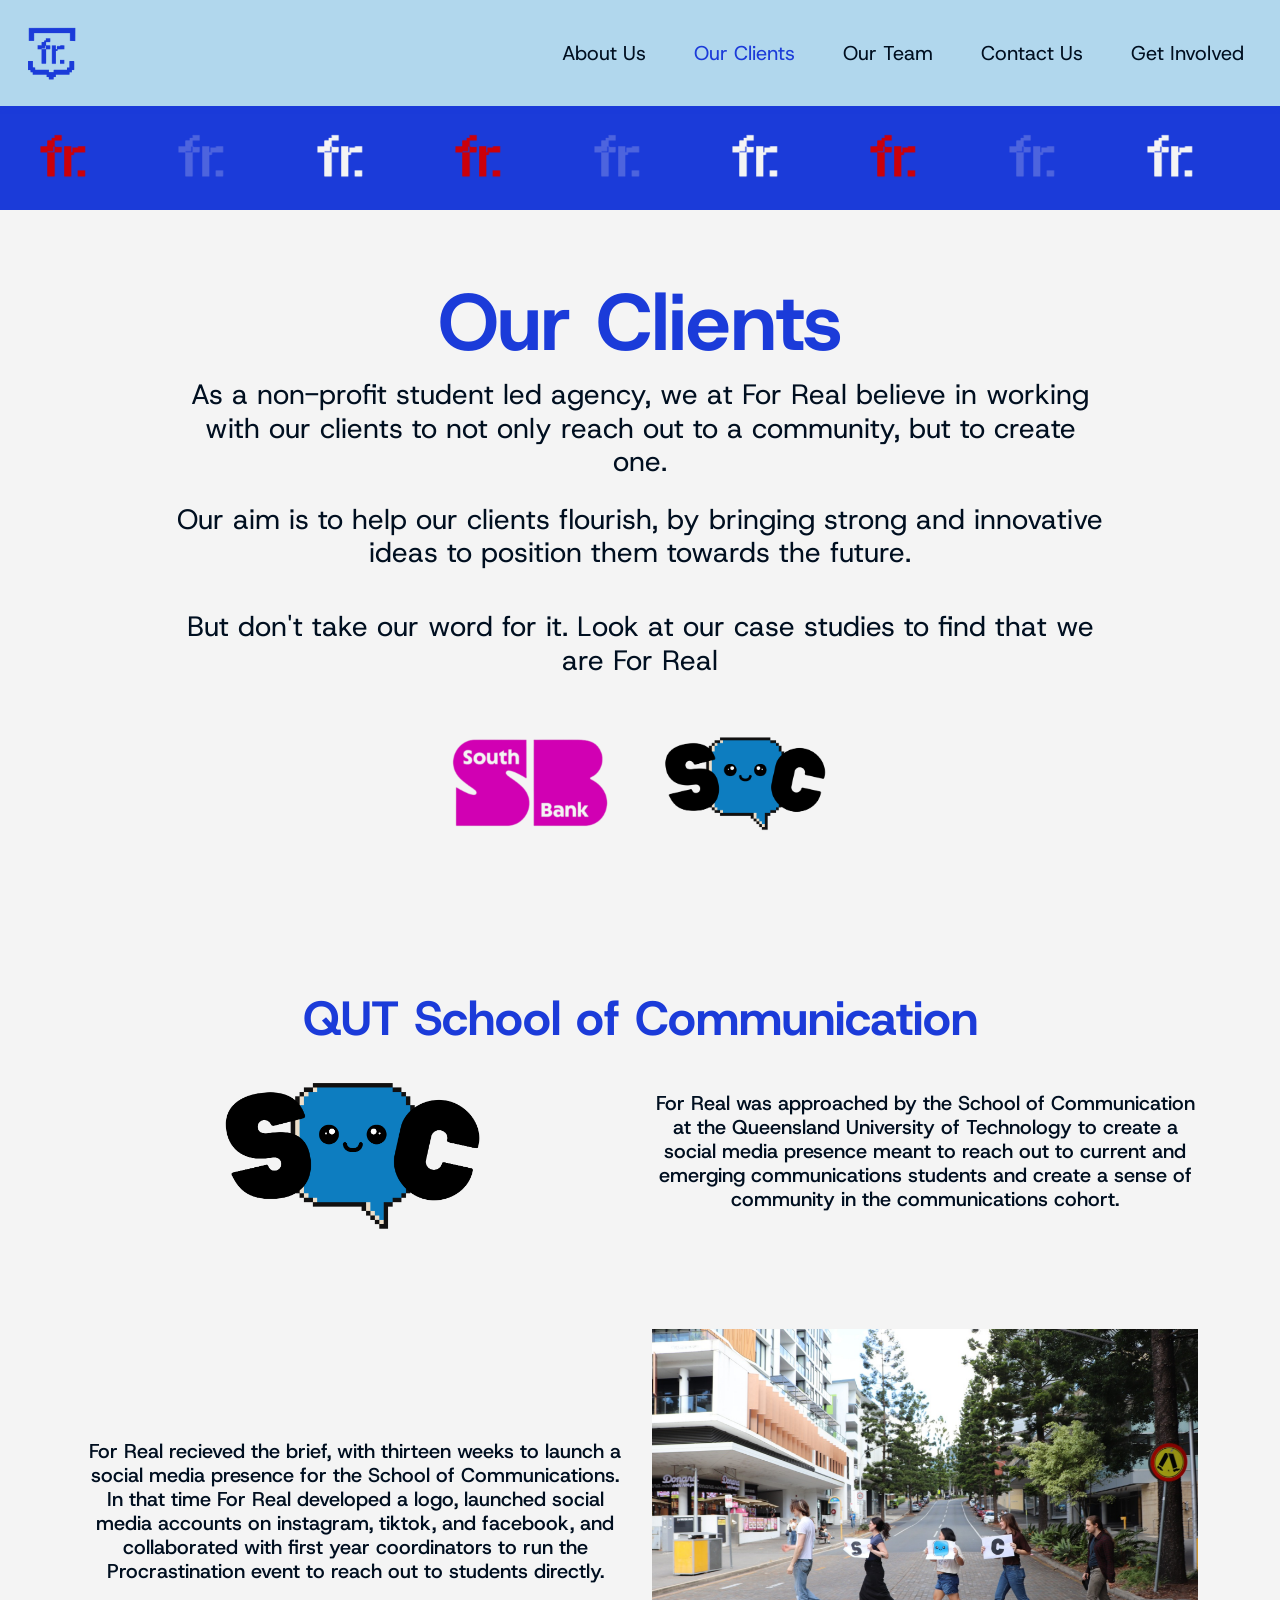
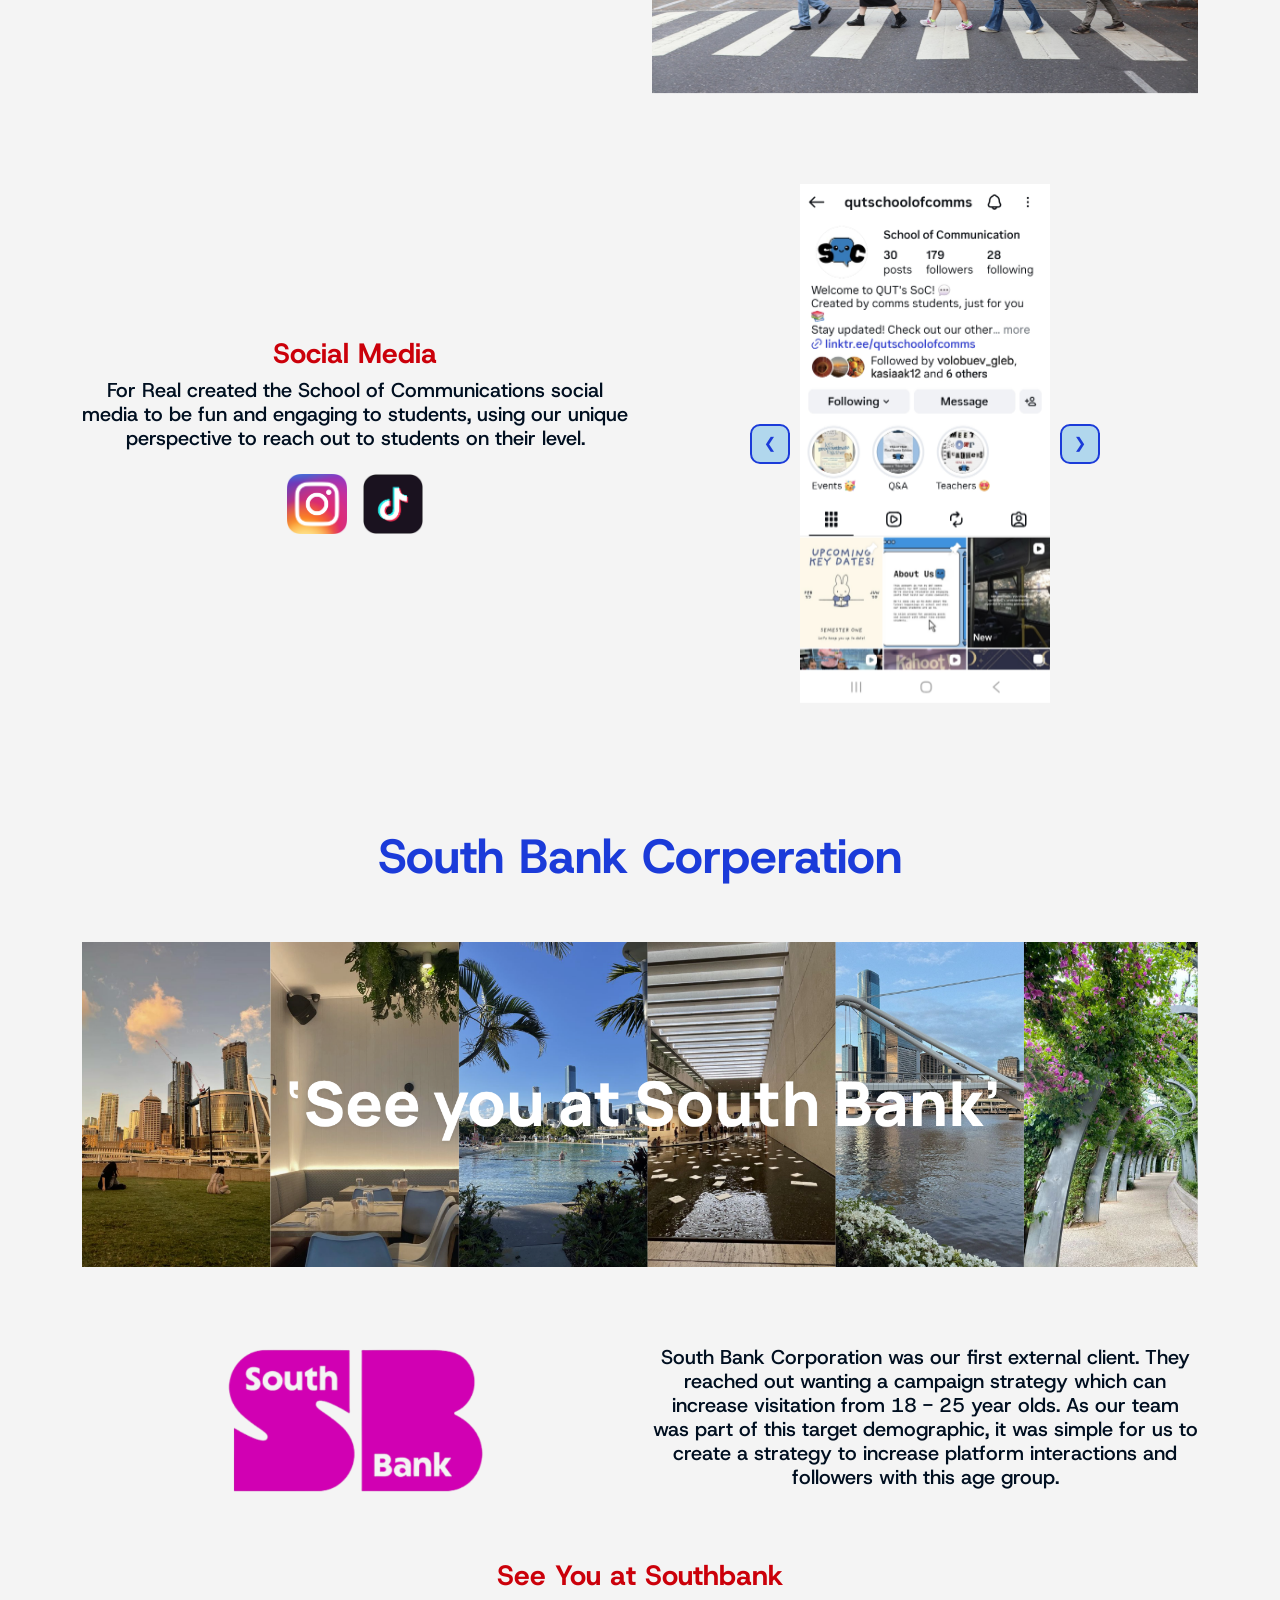
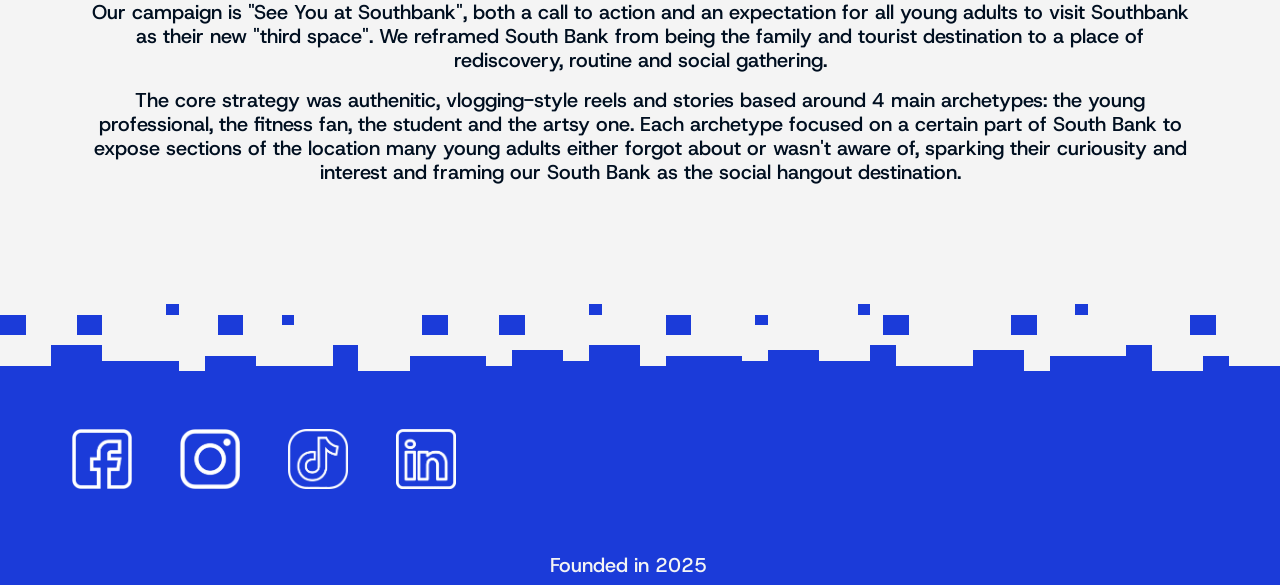
<file: clients.html>
<!doctype html>
<html lang="en">

<head>
    <meta charset="utf-8">
    <meta name="viewport" content="width=device-width, initial-scale=1">
    <title>For Real Communication CLIENTS</title>
    <link rel="icon" type="image/x-icon" href="favicon.ico">
    <link href="https://cdn.jsdelivr.net/npm/bootstrap@5.3.8/dist/css/bootstrap.min.css" rel="stylesheet"
        integrity="sha384-sRIl4kxILFvY47J16cr9ZwB07vP4J8+LH7qKQnuqkuIAvNWLzeN8tE5YBujZqJLB" crossorigin="anonymous">
    <link rel="preconnect" href="https://fonts.googleapis.com">
    <link rel="preconnect" href="https://fonts.gstatic.com" crossorigin>
    <link
        href="https://fonts.googleapis.com/css2?family=Host+Grotesk:ital,wght@0,300..800;1,300..800&family=Manrope:wght@200..800&family=Space+Grotesk:wght@300..700&display=swap"
        rel="stylesheet">
    <link rel="stylesheet" type="text/css" href="style.css">
    <link rel="stylesheet" type="text/css" href="headerTop.css">
</head>


<body style="background-color: #f4f4f4;">

    <header>
        <nav class="navbar fixed-top navbar-expand-lg navbar-light" style="background-color: #b1d7ed;">
            <div class="container-fluid">
                <a class="navbar-brand" href="index.html">
                    <img src="sources/images/blue-small-logo.png" alt="For Real Logo (Blue)" height="80">
                </a>
                <button class="navbar-toggler" type="button" data-bs-toggle="collapse"
                    data-bs-target="#navbarNavAltMarkup" aria-controls="navbarNavAltMarkup" aria-expanded="false"
                    aria-label="Toggle navigation">
                    <span class="navbar-toggler-icon"></span>
                </button>
                <div class="collapse navbar-collapse" id="navbarNavAltMarkup">
                    <div class="navbar-nav ms-auto">
                        <a class="nav-link bodytext fs-5 mx-3" href="aboutUs.html" style="color: #000f20;">About Us</a>
                        <a class="nav-link active bodytext fs-5 mx-3" aria-current="page" href="clients.html"
                            style="color: #1b3bd9;">Our Clients</a>
                        <a class="nav-link bodytext fs-5 mx-3" href="teams.html" style="color: #000f20;">Our Team</a>
                        <a class="nav-link bodytext fs-5 mx-3" href="contact.html" style="color: #000f20;">Contact
                            Us</a>
                        <a class="nav-link bodytext fs-5 mx-3" href="application.html" style="color: #000f20;">Get
                            Involved</a>
                    </div>
                </div>
            </div>
        </nav>

        <div class="container-fluid overflow-hidden"
            style="padding-top: 110px; background-color: #1b3bd9; margin-bottom: 5vw;">
            <div class="watermark-track">
                <div class="watermark-group">
                    <img src="sources/images/red-watermark.png" class="watermark-image" alt="">
                    <img src="sources/images/blue-watermark.png" class="watermark-image" alt="">
                    <img src="sources/images/white-watermark.png" class="watermark-image" alt="">
                </div>
                <div class="watermark-group">
                    <img src="sources/images/red-watermark.png" class="watermark-image" alt="">
                    <img src="sources/images/blue-watermark.png" class="watermark-image" alt="">
                    <img src="sources/images/white-watermark.png" class="watermark-image" alt="">
                </div>
                <div class="watermark-group">
                    <img src="sources/images/red-watermark.png" class="watermark-image" alt="">
                    <img src="sources/images/blue-watermark.png" class="watermark-image" alt="">
                    <img src="sources/images/white-watermark.png" class="watermark-image" alt="">
                </div>
                <div class="watermark-group">
                    <img src="sources/images/red-watermark.png" class="watermark-image" alt="">
                    <img src="sources/images/blue-watermark.png" class="watermark-image" alt="">
                    <img src="sources/images/white-watermark.png" class="watermark-image" alt="">
                </div>
                <div class="watermark-group">
                    <img src="sources/images/red-watermark.png" class="watermark-image" alt="">
                    <img src="sources/images/blue-watermark.png" class="watermark-image" alt="">
                    <img src="sources/images/white-watermark.png" class="watermark-image" alt="">
                </div>
                <div class="watermark-group">
                    <img src="sources/images/red-watermark.png" class="watermark-image" alt="">
                    <img src="sources/images/blue-watermark.png" class="watermark-image" alt="">
                    <img src="sources/images/white-watermark.png" class="watermark-image" alt="">
                </div>
            </div>
        </div>
    </header>

    <div class="container">
        <section class="Clients">
            <div class="row">
                <div class="col-12 text-center bp-5">
                    <h1 class="display-1 subtitle" style="color: #1b3bd9;">
                        Our Clients
                    </h1>
                </div>
            </div>
            <div class="row bp-2">
                <div class="offset-1 col-10">
                    <h3 class="fw-normal bodytext text-center" style="color: #000f20;">
                        As a non-profit student led agency, we at For Real believe in working
                        with our clients to not only reach out to a community, but to create one.
                    </h3>
                    <h3 class="fw-normal bodytext text-center py-3" style="color: #000f20;">
                        Our aim is to help our clients flourish, by bringing strong and
                        innovative ideas to position them towards the future.
                    </h3>
                    <h3 class="fw-normal bodytext text-center py-3" style="color: #000f20;">
                        But don't take our word for it. Look at our case studies
                        to find that we are For Real
                    </h3>
                </div>
            </div>
        </section>

        <div class="container-fluid client-strip">
            <div class="d-flex justify-content-center align-items-center gap-5 flex-wrap">
                <a href="#SBC">
                    <img src="sources/images/southbank-logo.png" class="client-logo" alt="Southbank Logo">
                </a>
                <a href="#SOC">
                    <img src="sources/images/SoC_Logo.png" class="client-logo" alt="QUT School of Communication Logo">
                </a>
            </div>
        </div>

        <!-- School of Communication-->
        <section id="SOC" style="padding-top: 6vw;">
            <div class="row pt-5">
                <div class="col-12 text-center">
                    <h4 class="display-5 subtitle" style="color: #1b3bd9;">
                        QUT School of Communication
                    </h4>
                </div>
            </div>

            <div class="row pt-md-3 pt-1 align-items-center justify-content-center">
                <div class="col-12 col-md-6 d-flex my-1 justify-content-center">
                    <img src="sources/images/SoC_Logo.png" class="img-fluid w-50" alt="QUT SOC logo">
                </div>
                <div class="col-12 col-md-6 text-center">
                    <h5 class="bodytext" style="color: #000f20;">
                        For Real was approached by the School of Communication at the
                        Queensland University of Technology to create a social media
                        presence meant to reach out to current and emerging communications
                        students and create a sense of community in the communications cohort.
                    </h5>
                </div>
            </div>

            <div class="row align-items-center justify-content-center d-flex justify-content-sm-start">
                <div class="col-12 col-md-6 text-center">
                    <h5 class="bodytext mb-0" style="color: #000f20;">
                        For Real recieved the brief, with thirteen weeks to
                        launch a social media presence for the School of Communications.
                        In that time For Real developed a logo, launched social
                        media accounts on instagram, tiktok, and facebook, and
                        collaborated with first year coordinators to run the
                        Procrastination event to reach out to students directly.
                    </h5>
                </div>
                <div class="col-12 col-md-6">
                    <img src="sources/images/SoC_Crossing.png" class="img-fluid" alt="For Real Communications team">
                </div>
            </div>

            <div class="row align-items-center justify-content-center">
                <div class="col-12 col-md-6 text-center mb-sm-3">
                    <h3 class="subtitle" style="color: #cb000a;">
                        Social Media
                    </h3>
                    <h5 class="bodytext mb-4" style="color: #000f20;">
                        For Real created the School of Communications social
                        media to be fun and engaging to students, using our
                        unique perspective to reach out to students on their level.
                    </h5>
                    <div class="d-flex justify-content-center gap-3">
                        <a href="https://www.instagram.com/qutschoolofcomms/" target="_blank">
                            <img src="sources/images/coloured-instagram-logo.png" class="img-fluid social-icon"
                                alt="Instagram">
                        </a>

                        <a href="https://www.tiktok.com/@qutschoolofcomms" target="_blank">
                            <img src="sources/images/coloured-tiktok-logo.png" class="img-fluid social-icon"
                                alt="TikTok">
                        </a>
                    </div>
                </div>
                <!-- Carousel of Images (will rotate on a timer)-->
                <div class="col-12 col-md-6 text-center">
                    <div class="carousel-wrapper">
                        <div id="carousel" class="carousel slide" data-bs-ride="carousel">
                            <div class="carousel-inner">
                                <div class="carousel-item active">
                                    <img src="sources/images/Instagram-screenshot.png" class="d-block w-100"
                                        alt="For Real Communications Instagram">
                                </div>
                                <div class="carousel-item">
                                    <img src="sources/images/TitkTok-screenshot.jpg" class="d-block w-100"
                                        alt="For Real Communications TikTok">
                                </div>
                            </div>
                            <button class="carousel-control-prev" type="button" data-bs-target="#carousel"
                                data-bs-slide="prev">
                                <span class="arrow" aria-hidden="true">&#10094;</span>
                                <span class="visually-hidden">Previous</span>
                            </button>

                            <button class="carousel-control-next" type="button" data-bs-target="#carousel"
                                data-bs-slide="next">
                                <span class="arrow" aria-hidden="true">&#10095;</span>
                                <span class="visually-hidden">Next</span>
                            </button>
                        </div>
                    </div>
                </div>
            </div>
        </section>

        <!-- Southbank Corperation -->
        <section id="SBC" style="padding-top: 6vw;">
            <div class="row pt-5">
                <div class="col-12 text-center">
                    <h4 class="display-5 subtitle" style="color: #1b3bd9;">
                        South Bank Corperation
                    </h4>
                </div>
            </div>

            <div class="row align-items-center justify-content-center">
                <div class="col-12 d-flex py-5 justify-content-center">
                    <img class="img-fluid w-100" src="sources/images/campaign-banner.png" alt="campaign banner">
                </div>
            </div>

            <div class="row pt-md-3 pt-1 align-items-center justify-content-center">
                <div class="col-12 col-md-6 d-flex my-2 justify-content-center">
                    <img src="sources/images/southbank-logo.png" class="img-fluid w-50" alt="Southbank Logo">
                </div>
                <div class="col-12 col-md-6 text-center">
                    <h5 class="bodytext" style="color: #000f20;">
                        South Bank Corporation was our first external client. They reached out
                        wanting a campaign strategy which can increase visitation from
                        18 - 25 year olds. As our team was part of this target demographic, it was
                        simple for us to create a strategy to increase platform interactions and
                        followers with this age group.
                    </h5>
                </div>
            </div>

            <div class="row align-items-center justify-content-center d-flex justify-content-sm-start">
                <div class="col-12 text-center my-5">
                    <h3 class="subtitle" style="color: #cb000a;">
                        See You at Southbank
                    </h3>
                    <h5 class="bodytext mb-0" style="color: #000f20;">
                        Our campaign is "See You at Southbank", both a call to action and an expectation
                        for all young adults to visit Southbank as their new "third space". We reframed
                        South Bank from being the family and tourist destination to a place of
                        rediscovery, routine and social gathering.
                    </h5>
                    <h5 class="bodytext mt-3" style="color: #000f20;">
                        The core strategy was authenitic, vlogging-style reels and stories based around
                        4 main archetypes: the young professional, the fitness fan, the student and
                        the artsy one. Each archetype focused on a certain part of South Bank to expose
                        sections of the location many young adults either forgot about or wasn't aware of,
                        sparking their curiousity and interest and framing our South Bank as the
                        social hangout destination.
                    </h5>
                </div>
            </div>

        </section>

    </div>


    <footer>
        <section class="Glitch" style="padding-top: 5vw;">
            <div class="glitch-row">
                <div class="glitchbrick" style="grid-column: 14 / span 1; --h:1;"></div>
                <div class="glitchbrick" style="grid-column: 47 / span 1; --h:1;"></div>
                <div class="glitchbrick" style="grid-column: 68 / span 1; --h:1;"></div>
                <div class="glitchbrick" style="grid-column: 85 / span 1; --h:1;"></div>
            </div>

            <div class="glitch-row" style="padding-bottom: 10px;">
                <div class="glitchbrick" style="grid-column: 1 / span 2; --h:2;"></div>
                <div class="glitchbrick" style="grid-column: 7 / span 2; --h:2;"></div>
                <div class="glitchbrick" style="grid-column: 18 / span 2; --h:2;"></div>
                <div class="glitchbrick" style="grid-column: 23 / span 1; --h:1;"></div>
                <div class="glitchbrick" style="grid-column: 34 / span 2; --h:2;"></div>
                <div class="glitchbrick" style="grid-column: 40 / span 2; --h:2;"></div>
                <div class="glitchbrick" style="grid-column: 53 / span 2; --h:2;"></div>
                <div class="glitchbrick" style="grid-column: 60 / span 1; --h:1;"></div>
                <div class="glitchbrick" style="grid-column: 70 / span 2; --h:2;"></div>
                <div class="glitchbrick" style="grid-column: 80 / span 2; --h:2;"></div>
                <div class="glitchbrick" style="grid-column: 94 / span 2; --h:2;"></div>
            </div>

            <div class="glitch-row glitch" style="align-items: end" ;>
                <div class="glitchbrick h15 span2"></div>
                <div class="glitchbrick h40 span2"></div>
                <div class="glitchbrick h20 span3"></div>
                <div class="glitchbrick h10 span1"></div>
                <div class="glitchbrick h25 span2"></div>
                <div class="glitchbrick h15 span3"></div>
                <div class="glitchbrick h35 span1"></div>
                <div class="glitchbrick h10 span2"></div>
                <div class="glitchbrick h25 span3"></div>
                <div class="glitchbrick h15 span1"></div>
                <div class="glitchbrick h30 span2"></div>
                <div class="glitchbrick h20 span1"></div>
                <div class="glitchbrick h40 span2"></div>
                <div class="glitchbrick h15 span1"></div>
                <div class="glitchbrick h25 span3"></div>
                <div class="glitchbrick h20 span1"></div>
                <div class="glitchbrick h30 span2"></div>
                <div class="glitchbrick h20 span2"></div>
                <div class="glitchbrick h40 span1"></div>
                <div class="glitchbrick h15 span3"></div>
                <div class="glitchbrick h30 span2"></div>
                <div class="glitchbrick h10 span1"></div>
                <div class="glitchbrick h25 span3"></div>
                <div class="glitchbrick h35 span1"></div>
                <div class="glitchbrick h10 span2"></div>
                <div class="glitchbrick h25 span1"></div>
                <div class="glitchbrick h15 span2"></div>
            </div>

        </section>

        <div class="container-fluid pt-5 bp-1 px-4" style="background-color: #1b3bd9;">
            <div class="row">
                <div class="col-12 col-md-8">
                    <div class="d-flex justify-content-start align-items-center gap-5 px-5">
                        <a href="https://www.facebook.com/profile.php?id=61580654530133" target="_blank">
                            <img src="sources/images/facebook-logo.png" class="img-fluid social-icon" alt="Facebook">
                        </a>
                        <a href="https://www.instagram.com/forreal_comms/" target="_blank">
                            <img src="sources/images/instagram-logo.png" class="img-fluid social-icon" alt="Instagram">
                        </a>
                        <a href="https://www.tiktok.com/@forreal_comms" target="_blank">
                            <img src="sources/images/tiktok-logo.png" class="img-fluid social-icon" alt="TikTok">
                        </a>
                        <a href="https://www.linkedin.com/company/for-real-communications/" target="_blank">
                            <img src="sources/images/linkedin-logo.png" class="img-fluid social-icon" alt="LinkedIn">
                        </a>
                    </div>
                </div>
            </div>

            <div class="row" style="padding-top: 3vw;">
                <div class="row" style="padding-top: 2vw;">
                    <div class="col-12 text-center">
                        <p class="h5 bodytext">Founded in 2025</p>
                    </div>
                </div>

            </div>
        </div>

    </footer>

    <script src="https://cdn.jsdelivr.net/npm/@popperjs/core@2.11.8/dist/umd/popper.min.js"
        integrity="sha384-I7E8VVD/ismYTF4hNIPjVp/Zjvgyol6VFvRkX/vR+Vc4jQkC+hVqc2pM8ODewa9r"
        crossorigin="anonymous"></script>
    <script src="https://cdn.jsdelivr.net/npm/bootstrap@5.3.8/dist/js/bootstrap.min.js"
        integrity="sha384-G/EV+4j2dNv+tEPo3++6LCgdCROaejBqfUeNjuKAiuXbjrxilcCdDz6ZAVfHWe1Y"
        crossorigin="anonymous"></script>
</body>

</html>



<style>
    .watermark-icon {
        width: 38px;
    }

    @media (max-width: 768px) {
        .watermark-icon {
            width: 28px;
        }
    }



    .carousel-wrapper {
        width: 70%;
        max-width: 250px;
        margin: 0 auto;
    }

    .carousel-control-prev,
    .carousel-control-next {
        width: 40px;
        height: 40px;
        top: 50%;
        transform: translateY(-50%);

        border: 2px solid #1b3bd9;
        border-radius: 25%;
        opacity: 1;

        background-color: #b1d7ed;
    }

    .carousel-control-prev {
        left: -50px;
    }

    .carousel-control-next {
        right: -50px;
    }

    .carousel-control-prev-icon,
    .carousel-control-next-icon {
        width: 20px;
        height: 20px;
    }

    .arrow {
        color: #1b3bd9;
        font-size: 15px;
        font-weight: bold;
    }


    .client-strip {
        padding: 2rem 1rem;
    }

    .client-logo {
        height: 100px;
        width: auto;
        transition: transform 0.2s ease;
    }

    .client-logo:hover {
        transform: scale(1.05);
    }


    @media (max-width: 767px) {
        .client-logo {
            height: 55px;
        }

        .client-strip .d-flex {
            gap: 2rem;
        }
    }
</style>
</file>
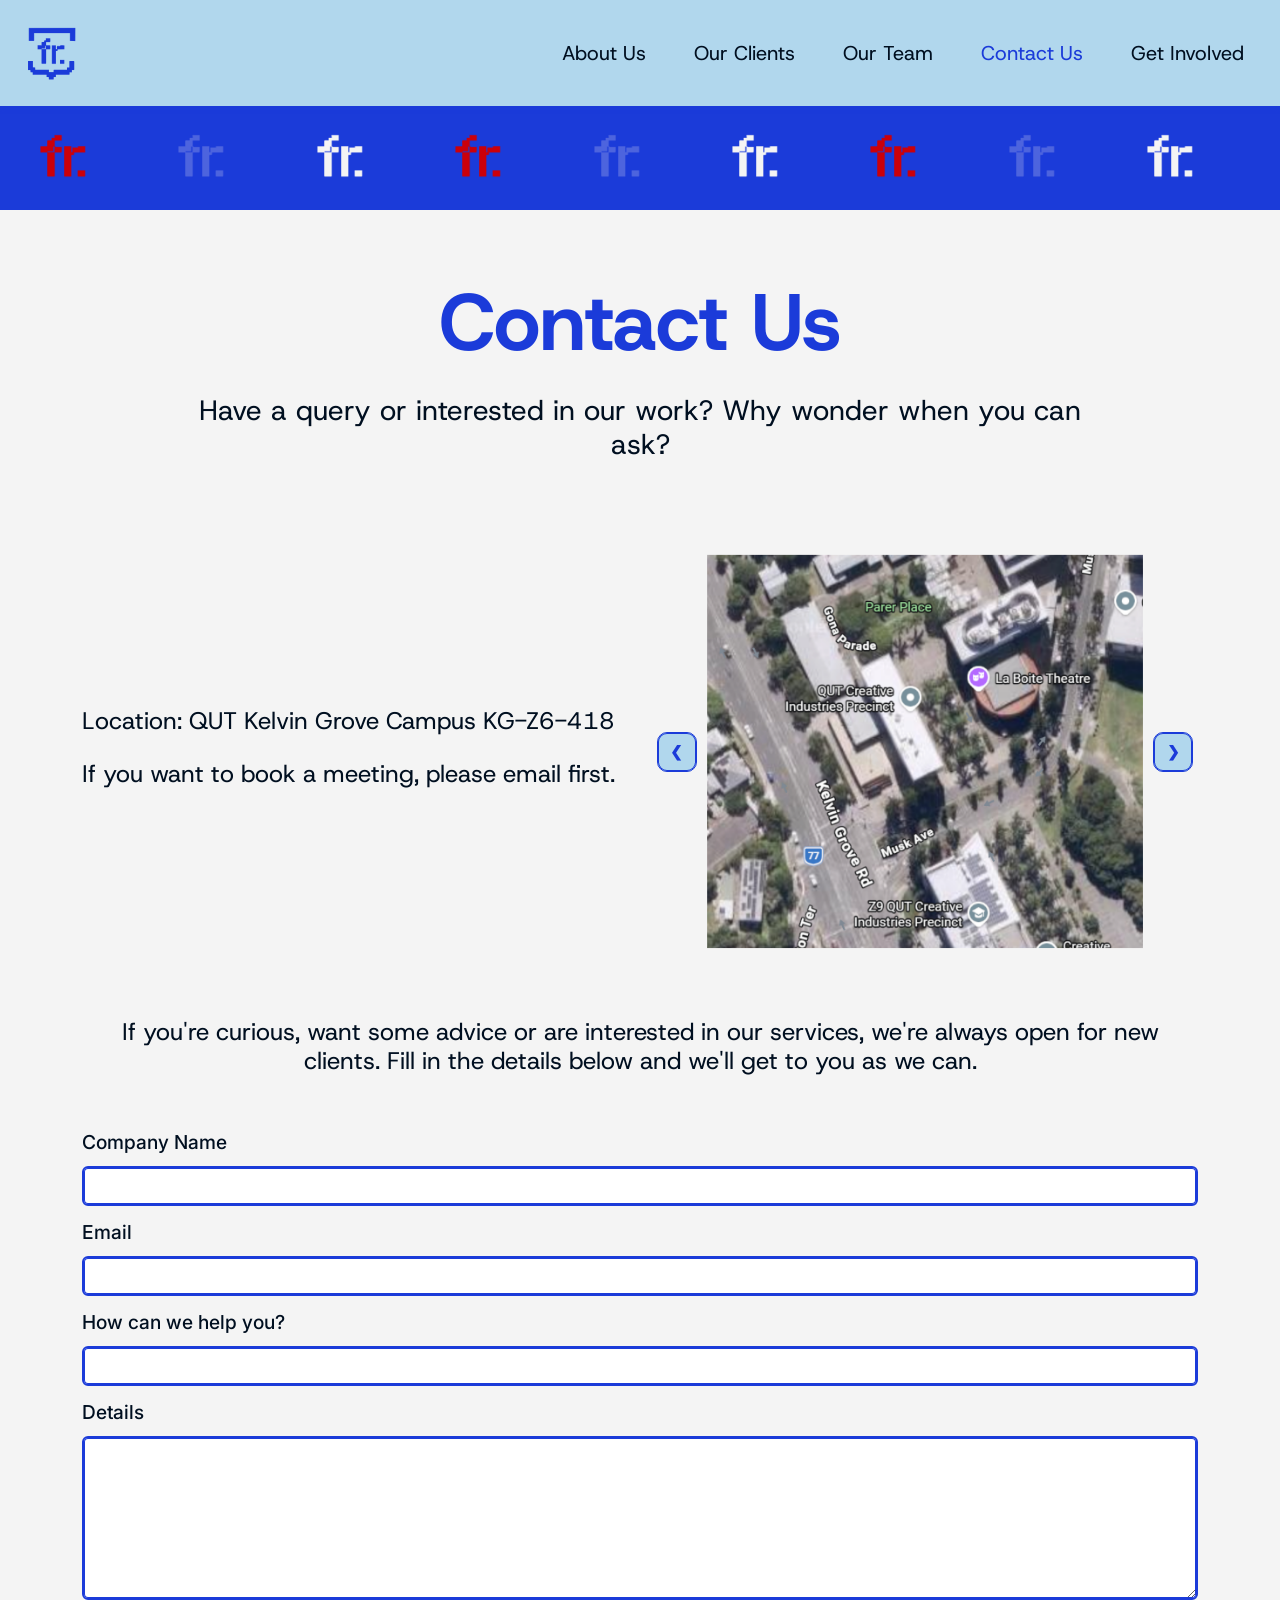
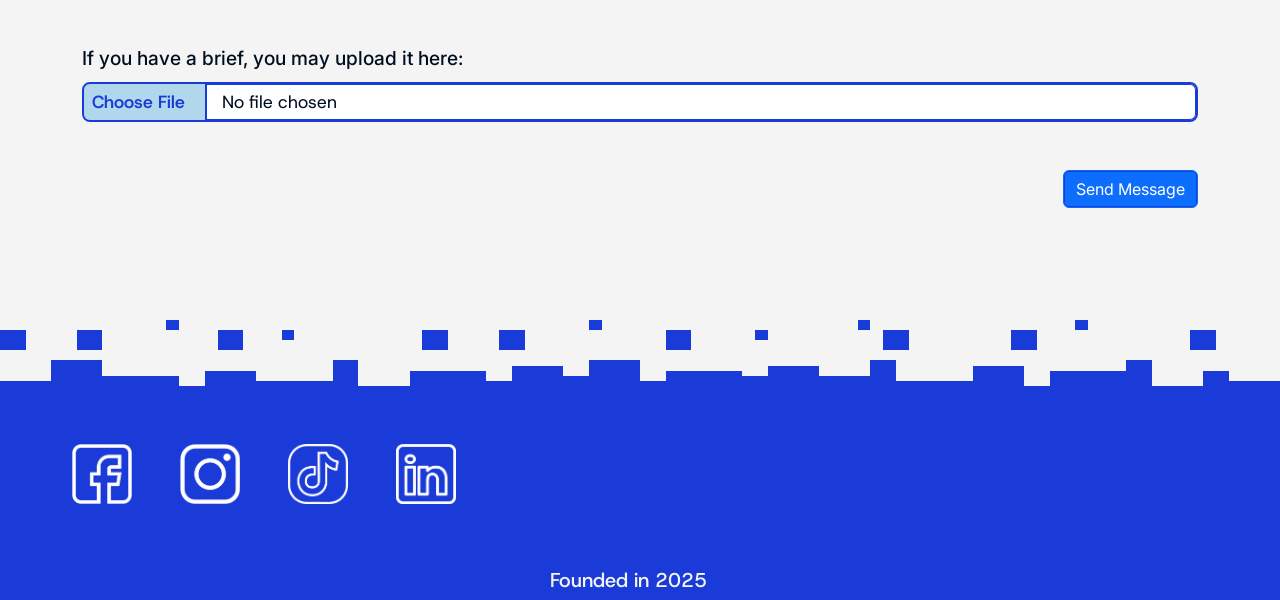
<file: contact.html>
<!doctype html>
<html lang="en">

<head>
    <meta charset="utf-8">
    <meta name="viewport" content="width=device-width, initial-scale=1">
    <title>For Real Communication CLIENTS</title>
    <link rel="icon" type="image/x-icon" href="favicon.ico">
    <link href="https://cdn.jsdelivr.net/npm/bootstrap@5.3.8/dist/css/bootstrap.min.css" rel="stylesheet"
        integrity="sha384-sRIl4kxILFvY47J16cr9ZwB07vP4J8+LH7qKQnuqkuIAvNWLzeN8tE5YBujZqJLB" crossorigin="anonymous">
    <link rel="preconnect" href="https://fonts.googleapis.com">
    <link rel="preconnect" href="https://fonts.gstatic.com" crossorigin>
    <link
        href="https://fonts.googleapis.com/css2?family=Host+Grotesk:ital,wght@0,300..800;1,300..800&family=Manrope:wght@200..800&family=Space+Grotesk:wght@300..700&display=swap"
        rel="stylesheet">
    <link rel="stylesheet" type="text/css" href="style.css">
    <link rel="stylesheet" type="text/css" href="headerTop.css">
    <link rel="stylesheet" type="text/css" href="contactEmail.css">
    <link rel="stylesheet" type="text/css" href="carousel.css">
</head>


<body style="background-color: #f4f4f4;">

    <header>
        <nav class="navbar fixed-top navbar-expand-lg navbar-light" style="background-color: #b1d7ed;">
            <div class="container-fluid">
                <a class="navbar-brand" href="index.html">
                    <img src="sources/images/blue-small-logo.png" alt="For Real Logo (Blue)" height="80">
                </a>
                <button class="navbar-toggler" type="button" data-bs-toggle="collapse"
                    data-bs-target="#navbarNavAltMarkup" aria-controls="navbarNavAltMarkup" aria-expanded="false"
                    aria-label="Toggle navigation">
                    <span class="navbar-toggler-icon"></span>
                </button>
                <div class="collapse navbar-collapse" id="navbarNavAltMarkup">
                    <div class="navbar-nav ms-auto">
                        <a class="nav-link bodytext fs-5 mx-3" href="aboutUs.html" style="color: #000f20;">About Us</a>
                        <a class="nav-link bodytext fs-5 mx-3" aria-current="page" href="clients.html"
                            style="color: #000f20;">Our Clients</a>
                        <a class="nav-link bodytext fs-5 mx-3" href="teams.html" style="color: #000f20;">Our Team</a>
                        <a class="nav-link active bodytext fs-5 mx-3" href="contact.html"
                            style="color: #1b3bd9;">Contact Us</a>
                        <a class="nav-link bodytext fs-5 mx-3" href="application.html" style="color: #000f20;">Get
                            Involved</a>
                    </div>
                </div>
            </div>
        </nav>

        <div class="container-fluid overflow-hidden"
            style="padding-top: 110px; background-color: #1b3bd9; margin-bottom: 5vw;">
            <div class="watermark-track">
                <div class="watermark-group">
                    <img src="sources/images/red-watermark.png" class="watermark-image" alt="">
                    <img src="sources/images/blue-watermark.png" class="watermark-image" alt="">
                    <img src="sources/images/white-watermark.png" class="watermark-image" alt="">
                </div>
                <div class="watermark-group">
                    <img src="sources/images/red-watermark.png" class="watermark-image" alt="">
                    <img src="sources/images/blue-watermark.png" class="watermark-image" alt="">
                    <img src="sources/images/white-watermark.png" class="watermark-image" alt="">
                </div>
                <div class="watermark-group">
                    <img src="sources/images/red-watermark.png" class="watermark-image" alt="">
                    <img src="sources/images/blue-watermark.png" class="watermark-image" alt="">
                    <img src="sources/images/white-watermark.png" class="watermark-image" alt="">
                </div>
                <div class="watermark-group">
                    <img src="sources/images/red-watermark.png" class="watermark-image" alt="">
                    <img src="sources/images/blue-watermark.png" class="watermark-image" alt="">
                    <img src="sources/images/white-watermark.png" class="watermark-image" alt="">
                </div>
                <div class="watermark-group">
                    <img src="sources/images/red-watermark.png" class="watermark-image" alt="">
                    <img src="sources/images/blue-watermark.png" class="watermark-image" alt="">
                    <img src="sources/images/white-watermark.png" class="watermark-image" alt="">
                </div>
                <div class="watermark-group">
                    <img src="sources/images/red-watermark.png" class="watermark-image" alt="">
                    <img src="sources/images/blue-watermark.png" class="watermark-image" alt="">
                    <img src="sources/images/white-watermark.png" class="watermark-image" alt="">
                </div>
            </div>
        </div>
    </header>

    <div class="container">
        <div class="row pb-3">
            <div class="col-12 text-center bp-5">
                <h1 class="display-1 subtitle" style="color: #1b3bd9;">
                    Contact Us
                </h1>
            </div>
        </div>
        <div class="row" style="padding-bottom: 5vw;">
            <div class="offset-1 col-10">
                <h3 class="fw-normal bodytext text-center" style="color: #000f20;">
                    Have a query or interested in our work? Why wonder when you can ask?
                </h3>
            </div>
        </div>

        <div class="row align-items-center justify-content-center d-flex justify-content-sm-start mb-5">
            <div class="col-12 col-md-6 text-start">
                <h4 class="fw-normal bodytext py-2" style="color: #000f20;">
                    Location: QUT Kelvin Grove Campus KG-Z6-418
                </h4>
                <h4 class="fw-normal bodytext py-2" style="color: #000f20;">
                    If you want to book a meeting, please email first.
                </h4>
            </div>
            <div class="col-12 col-md-6 text-center">
                <a href="https://www.google.com/maps/search/QUT+Kelvin+Grove+Campus+K-block/@-27.4554051,153.0124965,249m/data=!3m1!1e3?entry=ttu&g_ep=EgoyMDI2MDgyNi4wIKXMDSoASAFQAw%3D%3D"
                    target="_blank">
                    <div class="carousel-wrapper">
                        <div id="locationCarousel" class="carousel slide" data-bs-ride="carousel">
                            <div class="carousel-inner">
                                <div class="carousel-item active">
                                    <img src="sources/images/google-maps-photo.png" class="img-fluid w-100"
                                        alt="Google Maps">
                                </div>
                                <div class="carousel-item">
                                    <img src="sources/images/outside-building-photo.png" class="img-fluid w-100"
                                        alt="outside the building">
                                </div>
                                <div class="carousel-item">
                                    <img src="sources/images/side-building-photo.png" class="img-fluid w-100"
                                        alt="outside the building">
                                </div>
                                <div class="carousel-item">
                                    <img src="sources/images/enterance-photo.png" class="img-fluid w-100"
                                        alt="Enterance image">
                                </div>
                            </div>
                            <button class="carousel-control-prev" type="button" data-bs-target="#locationCarousel"
                                data-bs-slide="prev">
                                <span class="arrow" aria-hidden="true">&#10094;</span>
                                <span class="visually-hidden">Previous</span>
                            </button>

                            <button class="carousel-control-next" type="button" data-bs-target="#locationCarousel"
                                data-bs-slide="next">
                                <span class="arrow" aria-hidden="true">&#10095;</span>
                                <span class="visually-hidden">Next</span>
                            </button>
                        </div>
                    </div>
                </a>
            </div>
        </div>

        <div class="row align-items-center justify-content-center d-flex justify-content-sm-start mb-5">
            <h4 class="fw-normal bodytext text-center" style="color: #000f20;">
                If you're curious, want some advice or are interested in our services,
                we're always open for new clients. Fill in the details below and we'll get to you as we can.
            </h4>
        </div>

        <div id="successMessage" class="alert alert-success text-center" style="display: none;">
            <strong>Thank you!</strong>
            Your enquiry has been sent successfully. We'll get back to you as soon as we can.
        </div>

        <form action="https://formsubmit.co/forrealcomms@gmail.com" method="POST" class="pb-5"
            enctype="multipart/form-data">
            <!-- FormSubmit settings -->
            <input type="hidden" name="_subject" value="New For Real Communications Enquiry">
            <input type="hidden" name="_template" value="table">
            <input type="hidden" name="_captcha" value="true">
            <input type="hidden" name="_next"
                value="https://forrealcommunications.github.io/ForRealWebsite/contact.html?success=true">

            <!-- Name -->
            <div class="fs-field mb-3">
                <label for="name" class="fs-label form-label bodytext" style="color: #000f20;">
                    Company Name
                </label>
                <input type="text" class="fs-input form-control" id="name" name="name" required>
            </div>

            <!-- Email -->
            <div class="fs-field my-3">
                <label for="email" class="fs-label form-label bodytext" style="color: #000f20;">
                    Email
                </label>
                <input type="email" class="fs-input form-control" id="email" name="email" required>
            </div>

            <!-- Subject -->
            <div class="fs-field my-3">
                <label for="subject" class="fs-label form-label bodytext" style="color: #000f20;">
                    How can we help you?
                </label>
                <input type="text" class="fs-input form-control" id="subject" name="subject" required>
            </div>

            <!-- Message -->
            <div class="fs-field my-3">
                <label for="message" class="fs-label form-label bodytext" style="color: #000f20;">
                    Details
                </label>
                <textarea class="fs-textarea form-control" id="message" name="message" rows="6" required></textarea>
            </div>

            <!-- client brief -->
            <div class="fs-field my-5">
                <label for="client-brief" class="fs-label form-label bodytext" style="color: #000f20;">
                    If you have a brief, you may upload it here:
                </label>
                <input type="file" class="fs-input form-control file-upload" id="client-brief" name="client-brief"
                    accept=".pdf,.doc,.docx">
            </div>

            <!-- Submit -->
            <div class="text-end">
                <button type="submit" class="btn btn-primary">
                    Send Message
                </button>
            </div>
        </form>
    </div>

    <footer>
        <section class="Glitch" style="padding-top: 5vw;">
            <div class="glitch-row">
                <div class="glitchbrick" style="grid-column: 14 / span 1; --h:1;"></div>
                <div class="glitchbrick" style="grid-column: 47 / span 1; --h:1;"></div>
                <div class="glitchbrick" style="grid-column: 68 / span 1; --h:1;"></div>
                <div class="glitchbrick" style="grid-column: 85 / span 1; --h:1;"></div>
            </div>

            <div class="glitch-row" style="padding-bottom: 10px;">
                <div class="glitchbrick" style="grid-column: 1 / span 2; --h:2;"></div>
                <div class="glitchbrick" style="grid-column: 7 / span 2; --h:2;"></div>
                <div class="glitchbrick" style="grid-column: 18 / span 2; --h:2;"></div>
                <div class="glitchbrick" style="grid-column: 23 / span 1; --h:1;"></div>
                <div class="glitchbrick" style="grid-column: 34 / span 2; --h:2;"></div>
                <div class="glitchbrick" style="grid-column: 40 / span 2; --h:2;"></div>
                <div class="glitchbrick" style="grid-column: 53 / span 2; --h:2;"></div>
                <div class="glitchbrick" style="grid-column: 60 / span 1; --h:1;"></div>
                <div class="glitchbrick" style="grid-column: 70 / span 2; --h:2;"></div>
                <div class="glitchbrick" style="grid-column: 80 / span 2; --h:2;"></div>
                <div class="glitchbrick" style="grid-column: 94 / span 2; --h:2;"></div>
            </div>

            <div class="glitch-row glitch" style="align-items: end" ;>
                <div class="glitchbrick h15 span2"></div>
                <div class="glitchbrick h40 span2"></div>
                <div class="glitchbrick h20 span3"></div>
                <div class="glitchbrick h10 span1"></div>
                <div class="glitchbrick h25 span2"></div>
                <div class="glitchbrick h15 span3"></div>
                <div class="glitchbrick h35 span1"></div>
                <div class="glitchbrick h10 span2"></div>
                <div class="glitchbrick h25 span3"></div>
                <div class="glitchbrick h15 span1"></div>
                <div class="glitchbrick h30 span2"></div>
                <div class="glitchbrick h20 span1"></div>
                <div class="glitchbrick h40 span2"></div>
                <div class="glitchbrick h15 span1"></div>
                <div class="glitchbrick h25 span3"></div>
                <div class="glitchbrick h20 span1"></div>
                <div class="glitchbrick h30 span2"></div>
                <div class="glitchbrick h20 span2"></div>
                <div class="glitchbrick h40 span1"></div>
                <div class="glitchbrick h15 span3"></div>
                <div class="glitchbrick h30 span2"></div>
                <div class="glitchbrick h10 span1"></div>
                <div class="glitchbrick h25 span3"></div>
                <div class="glitchbrick h35 span1"></div>
                <div class="glitchbrick h10 span2"></div>
                <div class="glitchbrick h25 span1"></div>
                <div class="glitchbrick h15 span2"></div>
            </div>

        </section>

        <div class="container-fluid pt-5 bp-1 px-4" style="background-color: #1b3bd9;">
            <div class="row">
                <div class="col-12 col-md-8">
                    <div class="d-flex justify-content-start align-items-center gap-5 px-5">
                        <a href="https://www.facebook.com/profile.php?id=61580654530133" target="_blank">
                            <img src="sources/images/facebook-logo.png" class="img-fluid social-icon" alt="Facebook">
                        </a>
                        <a href="https://www.instagram.com/forreal_comms/" target="_blank">
                            <img src="sources/images/instagram-logo.png" class="img-fluid social-icon" alt="Instagram">
                        </a>
                        <a href="https://www.tiktok.com/@forreal_comms" target="_blank">
                            <img src="sources/images/tiktok-logo.png" class="img-fluid social-icon" alt="TikTok">
                        </a>
                        <a href="https://www.linkedin.com/company/for-real-communications/" target="_blank">
                            <img src="sources/images/linkedin-logo.png" class="img-fluid social-icon" alt="LinkedIn">
                        </a>
                    </div>
                </div>
            </div>

            <div class="row" style="padding-top: 3vw;">
                <div class="row" style="padding-top: 2vw;">
                    <div class="col-12 text-center">
                        <p class="h5 bodytext">Founded in 2025</p>
                    </div>
                </div>

            </div>
        </div>

    </footer>

    <script src="https://cdn.jsdelivr.net/npm/@popperjs/core@2.11.8/dist/umd/popper.min.js"
        integrity="sha384-I7E8VVD/ismYTF4hNIPjVp/Zjvgyol6VFvRkX/vR+Vc4jQkC+hVqc2pM8ODewa9r"
        crossorigin="anonymous"></script>
    <script src="https://cdn.jsdelivr.net/npm/bootstrap@5.3.8/dist/js/bootstrap.min.js"
        integrity="sha384-G/EV+4j2dNv+tEPo3++6LCgdCROaejBqfUeNjuKAiuXbjrxilcCdDz6ZAVfHWe1Y"
        crossorigin="anonymous"></script>

    <!-- Checks if the email is sucessful or not -->
    <script>
        const params = new URLSearchParams(window.location.search);

        if (params.get("success") === "true") {
            const message = document.getElementById("successMessage");

            message.style.display = "block";

            message.scrollIntoView({
                behavior: "smooth",
                block: "center"
            });
        }
    </script>
</body>

</html>



<style>
    .watermark-icon {
        width: 38px;
    }

    @media (max-width: 768px) {
        .watermark-icon {
            width: 28px;
        }
    }


    #successMessage {
    scroll-margin-top: 12vw;
    }
</style>
</file>
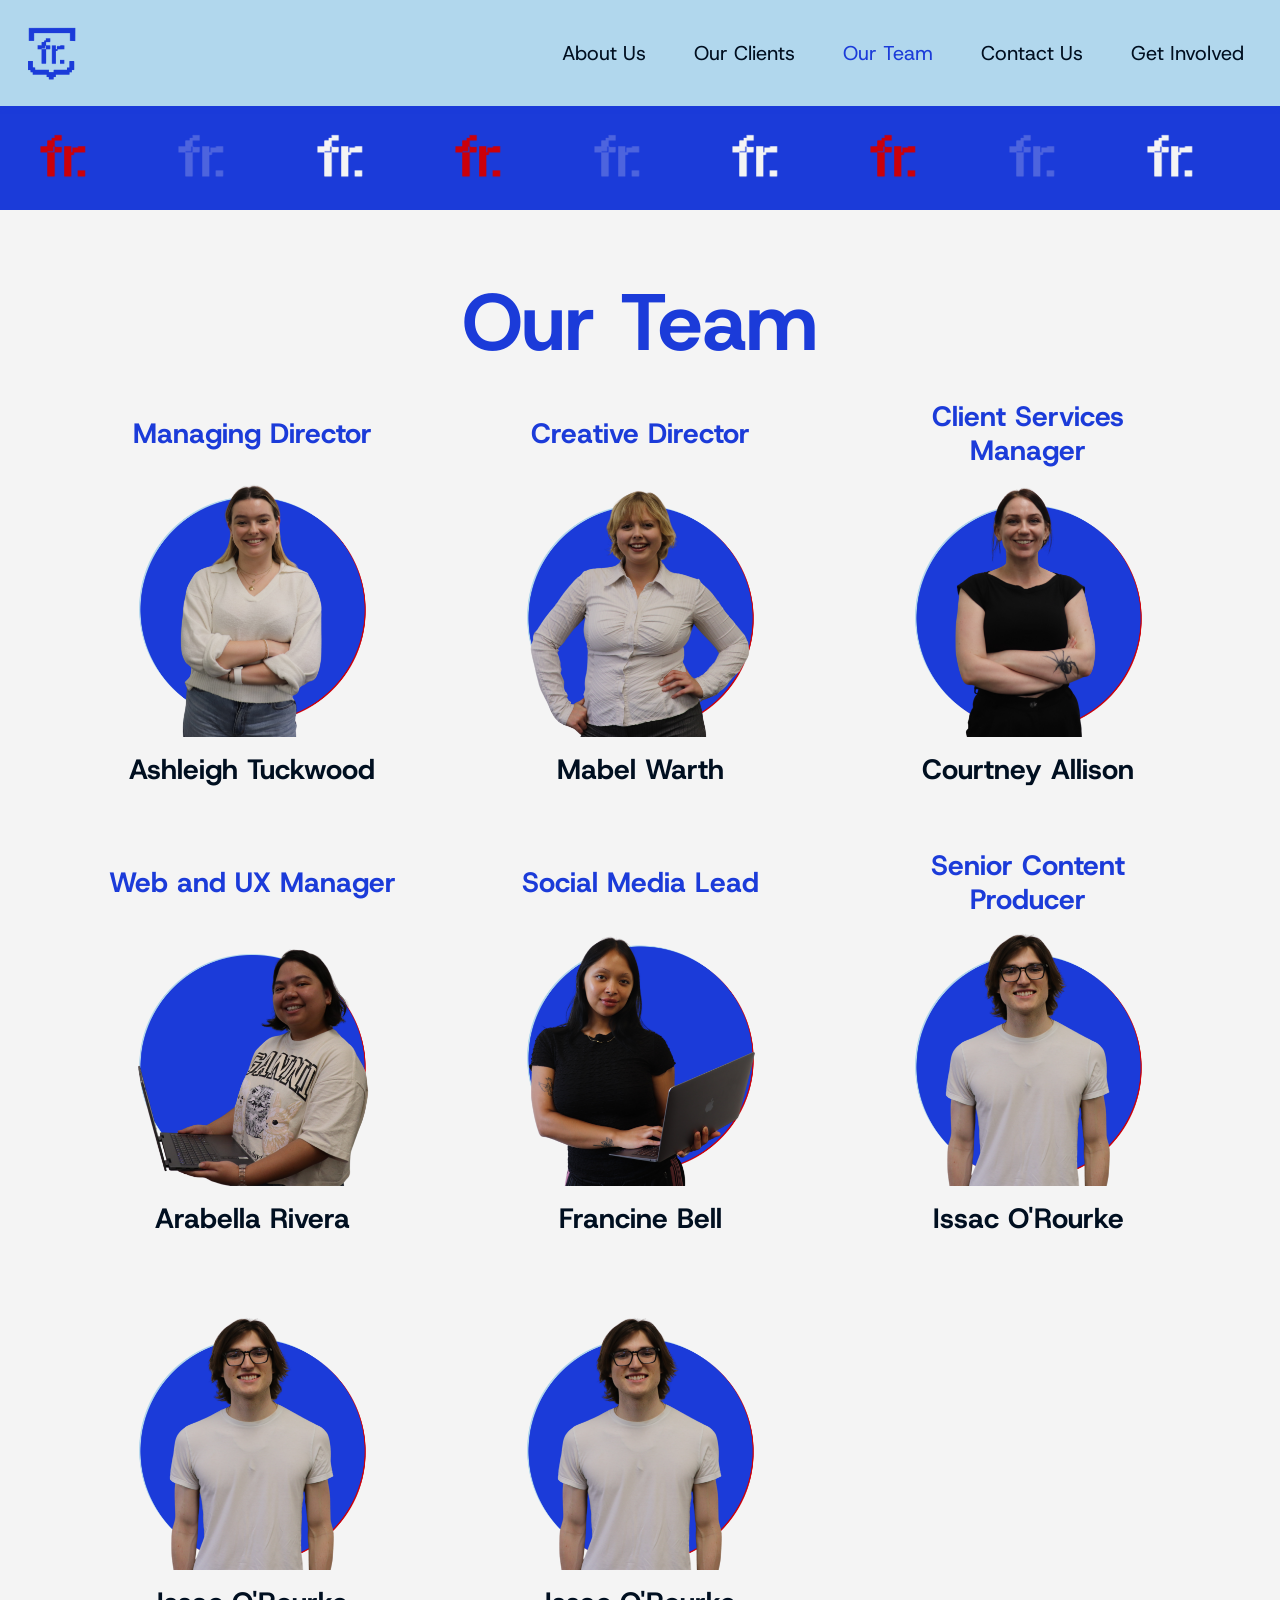
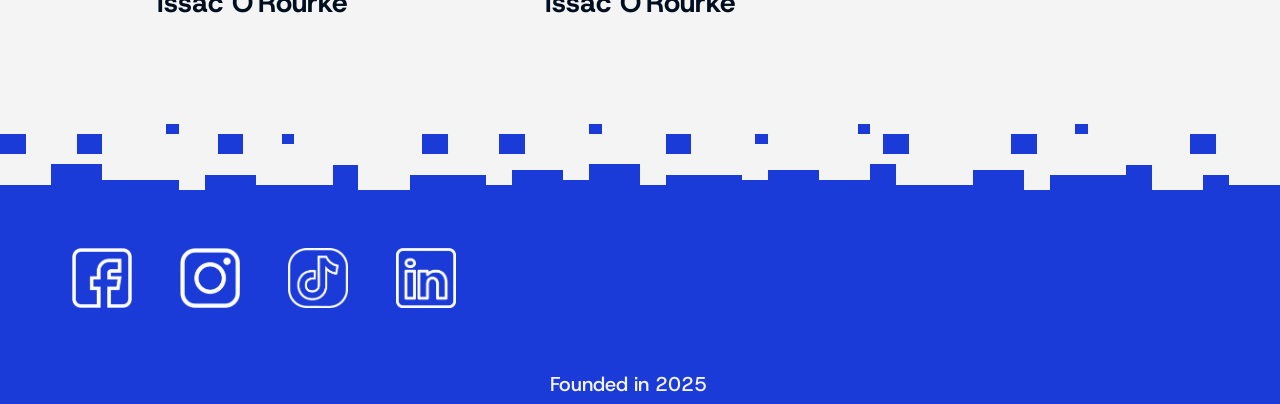
<file: teams.html>
<!doctype html>
<html lang="en">

<head>
    <meta charset="utf-8">
    <meta name="viewport" content="width=device-width, initial-scale=1">
    <title>For Real Communication TEAMS</title>
    <link rel="icon" type="image/x-icon" href="favicon.ico">
    <link href="https://cdn.jsdelivr.net/npm/bootstrap@5.3.8/dist/css/bootstrap.min.css" rel="stylesheet"
        integrity="sha384-sRIl4kxILFvY47J16cr9ZwB07vP4J8+LH7qKQnuqkuIAvNWLzeN8tE5YBujZqJLB" crossorigin="anonymous">
    <link rel="preconnect" href="https://fonts.googleapis.com">
    <link rel="preconnect" href="https://fonts.gstatic.com" crossorigin>
    <link
        href="https://fonts.googleapis.com/css2?family=Host+Grotesk:ital,wght@0,300..800;1,300..800&family=Manrope:wght@200..800&family=Space+Grotesk:wght@300..700&display=swap"
        rel="stylesheet">
    <link rel="stylesheet" type="text/css" href="style.css">
    <link rel="stylesheet" type="text/css" href="headerTop.css">
</head>


<body style="background-color: #f4f4f4;">

    <header>
        <nav class="navbar fixed-top navbar-expand-lg navbar-light" style="background-color: #b1d7ed;">
            <div class="container-fluid">
                <a class="navbar-brand" href="index.html">
                    <img src="sources/images/blue-small-logo.png" alt="For Real Logo (Blue)" height="80">
                </a>
                <button class="navbar-toggler" type="button" data-bs-toggle="collapse"
                    data-bs-target="#navbarNavAltMarkup" aria-controls="navbarNavAltMarkup" aria-expanded="false"
                    aria-label="Toggle navigation">
                    <span class="navbar-toggler-icon"></span>
                </button>
                <div class="collapse navbar-collapse" id="navbarNavAltMarkup">
                    <div class="navbar-nav ms-auto">
                        <a class="nav-link bodytext fs-5 mx-3" href="aboutUs.html" style="color: #000f20;">About Us</a>
                        <a class="nav-link bodytext fs-5 mx-3" href="clients.html" style="color: #000f20;">Our
                            Clients</a>
                        <a class="nav-link active bodytext fs-5 mx-3" aria-current="page" href="teams.html"
                            style="color: #1b3bd9;">Our Team</a>
                        <a class="nav-link bodytext fs-5 mx-3" href="contact.html" style="color: #000f20;">Contact Us</a>
                        <a class="nav-link bodytext fs-5 mx-3" href="application.html" style="color: #000f20;">Get Involved</a>
                    </div>
                </div>
            </div>
        </nav>

        <div class="container-fluid overflow-hidden"
            style="padding-top: 110px; background-color: #1b3bd9; margin-bottom: 5vw;">
            <div class="watermark-track">
                <div class="watermark-group">
                    <img src="sources/images/red-watermark.png" class="watermark-image" alt="">
                    <img src="sources/images/blue-watermark.png" class="watermark-image" alt="">
                    <img src="sources/images/white-watermark.png" class="watermark-image" alt="">
                </div>
                <div class="watermark-group">
                    <img src="sources/images/red-watermark.png" class="watermark-image" alt="">
                    <img src="sources/images/blue-watermark.png" class="watermark-image" alt="">
                    <img src="sources/images/white-watermark.png" class="watermark-image" alt="">
                </div>
                <div class="watermark-group">
                    <img src="sources/images/red-watermark.png" class="watermark-image" alt="">
                    <img src="sources/images/blue-watermark.png" class="watermark-image" alt="">
                    <img src="sources/images/white-watermark.png" class="watermark-image" alt="">
                </div>
                <div class="watermark-group">
                    <img src="sources/images/red-watermark.png" class="watermark-image" alt="">
                    <img src="sources/images/blue-watermark.png" class="watermark-image" alt="">
                    <img src="sources/images/white-watermark.png" class="watermark-image" alt="">
                </div>
                <div class="watermark-group">
                    <img src="sources/images/red-watermark.png" class="watermark-image" alt="">
                    <img src="sources/images/blue-watermark.png" class="watermark-image" alt="">
                    <img src="sources/images/white-watermark.png" class="watermark-image" alt="">
                </div>
                <div class="watermark-group">
                    <img src="sources/images/red-watermark.png" class="watermark-image" alt="">
                    <img src="sources/images/blue-watermark.png" class="watermark-image" alt="">
                    <img src="sources/images/white-watermark.png" class="watermark-image" alt="">
                </div>
            </div>
        </div>
    </header>

    <div class="container">
        <div class="row pb-5">
            <div class="col-12 text-center bp-5">
                <h1 class="display-1 subtitle" style="color: #1b3bd9;">
                    Our Team
                </h1>
            </div>
        </div>
        <!-- Team Members -->
        <div class="row g-5">
            <!-- Member 1 -->
            <div class="col-12 col-md-6 col-lg-4 my-3">
                <h3 class="subtitle team-title text-center p-3" style="color: #1b3bd9;">
                    Managing Director
                </h3>
                <img class="img-fluid w-75 mx-auto d-block" src="sources/images/Ashleigh-circle.png"
                    alt="Ashleigh Tuckwood Image">
                <h3 class="subtitle text-center p-3" style="color: #000f20;">
                    Ashleigh Tuckwood
                </h3>
            </div>
            <!-- Member 2 ect.-->
            <div class="col-12 col-md-6 col-lg-4 my-3">
                <h3 class="subtitle team-title text-center p-3" style="color: #1b3bd9;">
                    Creative Director
                </h3>
                <img class="img-fluid w-75 mx-auto d-block" src="sources/images/Mabel-circle.png"
                    alt="Mabel Warth Image">
                <h3 class="subtitle text-center p-3" style="color: #000f20;">
                    Mabel Warth
                </h3>
            </div>
            <div class="col-12 col-md-6 col-lg-4 my-3">
                <h3 class="subtitle team-title text-center p-3" style="color: #1b3bd9;">
                    Client Services Manager
                </h3>
                <img class="img-fluid w-75 mx-auto d-block" src="sources/images/Coot-circle.png"
                    alt="Courtney Allison Image">
                <h3 class="subtitle text-center p-3" style="color: #000f20;">
                    Courtney Allison
                </h3>
            </div>
            <div class="col-12 col-md-6 col-lg-4 my-3">
                <h3 class="subtitle team-title text-center p-3" style="color: #1b3bd9;">
                    Web and UX Manager
                </h3>
                <img class="img-fluid w-75 mx-auto d-block" src="sources/images/Arabella-circle.png"
                    alt="Arabella Rivera Image">
                <h3 class="subtitle text-center p-3" style="color: #000f20;">
                    Arabella Rivera
                </h3>
            </div>
            <!-- Use this Format for Members on the same line as Team Leaders when full screen -->
            <div class="col-12 col-md-6 col-lg-4 my-3">
                <h3 class="subtitle team-title text-center p-3" style="color: #1b3bd9;">
                    Social Media Lead
                </h3>
                <img class="img-fluid w-75 mx-auto d-block" src="sources/images/Francine-circle.png"
                    alt="Francine Bell Image">
                <h3 class="subtitle text-center p-3" style="color: #000f20;">
                    Francine Bell
                </h3>
            </div>
            <div class="col-12 col-md-6 col-lg-4 my-3">
                <h3 class="subtitle team-title text-center p-3" style="color: #1b3bd9;">
                    Senior Content Producer
                </h3>
                <img class="img-fluid w-75 mx-auto d-block" src="sources/images/Isaac-circle.png"
                    alt="Issac O'Rourke Image">
                <h3 class="subtitle text-center p-3" style="color: #000f20;">
                    Issac O'Rourke
                </h3>
            </div>

            <!-- Use this Title if Portraits are on the same line as leaders -->
            <!-- <h3 class="team-title d-none d-lg-block"></h3> -->

            <!-- Use this Format for Members after all leaders are shown -->
            <div class="col-12 col-md-6 col-lg-4 my-3">
                <img class="img-fluid w-75 mx-auto d-block mt-lg-4" src="sources/images/Isaac-circle.png"
                    alt="Issac O'Rourke Image">
                <h3 class="subtitle text-center p-3" style="color: #000f20;">
                    Issac O'Rourke
                </h3>
            </div>
            <div class="col-12 col-md-6 col-lg-4 my-3">
                <img class="img-fluid w-75 mx-auto d-block mt-lg-4" src="sources/images/Isaac-circle.png"
                    alt="Issac O'Rourke Image">
                <h3 class="subtitle text-center p-3" style="color: #000f20;">
                    Issac O'Rourke
                </h3>
            </div>
        </div>
    </div>

  <footer>
    <section class="Glitch" style="padding-top: 5vw;">
      <div class="glitch-row">
        <div class="glitchbrick" style="grid-column: 14 / span 1; --h:1;"></div>
        <div class="glitchbrick" style="grid-column: 47 / span 1; --h:1;"></div>
        <div class="glitchbrick" style="grid-column: 68 / span 1; --h:1;"></div>
        <div class="glitchbrick" style="grid-column: 85 / span 1; --h:1;"></div>
      </div>

      <div class="glitch-row" style="padding-bottom: 10px;">
        <div class="glitchbrick" style="grid-column: 1 / span 2; --h:2;"></div>
        <div class="glitchbrick" style="grid-column: 7 / span 2; --h:2;"></div>
        <div class="glitchbrick" style="grid-column: 18 / span 2; --h:2;"></div>
        <div class="glitchbrick" style="grid-column: 23 / span 1; --h:1;"></div>
        <div class="glitchbrick" style="grid-column: 34 / span 2; --h:2;"></div>
        <div class="glitchbrick" style="grid-column: 40 / span 2; --h:2;"></div>
        <div class="glitchbrick" style="grid-column: 53 / span 2; --h:2;"></div>
        <div class="glitchbrick" style="grid-column: 60 / span 1; --h:1;"></div>
        <div class="glitchbrick" style="grid-column: 70 / span 2; --h:2;"></div>
        <div class="glitchbrick" style="grid-column: 80 / span 2; --h:2;"></div>
        <div class="glitchbrick" style="grid-column: 94 / span 2; --h:2;"></div>
      </div>

      <div class="glitch-row glitch" style="align-items: end" ;>
        <div class="glitchbrick h15 span2"></div>
        <div class="glitchbrick h40 span2"></div>
        <div class="glitchbrick h20 span3"></div>
        <div class="glitchbrick h10 span1"></div>
        <div class="glitchbrick h25 span2"></div>
        <div class="glitchbrick h15 span3"></div>
        <div class="glitchbrick h35 span1"></div>
        <div class="glitchbrick h10 span2"></div>
        <div class="glitchbrick h25 span3"></div>
        <div class="glitchbrick h15 span1"></div>
        <div class="glitchbrick h30 span2"></div>
        <div class="glitchbrick h20 span1"></div>
        <div class="glitchbrick h40 span2"></div>
        <div class="glitchbrick h15 span1"></div>
        <div class="glitchbrick h25 span3"></div>
        <div class="glitchbrick h20 span1"></div>
        <div class="glitchbrick h30 span2"></div>
        <div class="glitchbrick h20 span2"></div>
        <div class="glitchbrick h40 span1"></div>
        <div class="glitchbrick h15 span3"></div>
        <div class="glitchbrick h30 span2"></div>
        <div class="glitchbrick h10 span1"></div>
        <div class="glitchbrick h25 span3"></div>
        <div class="glitchbrick h35 span1"></div>
        <div class="glitchbrick h10 span2"></div>
        <div class="glitchbrick h25 span1"></div>
        <div class="glitchbrick h15 span2"></div>
      </div>

    </section>

    <div class="container-fluid pt-5 bp-1 px-4" style="background-color: #1b3bd9;">
      <div class="row">
        <div class="col-12 col-md-8">
          <div class="d-flex justify-content-start align-items-center gap-5 px-5">
            <a href="https://www.facebook.com/profile.php?id=61580654530133" target="_blank">
              <img src="sources/images/facebook-logo.png" class="img-fluid social-icon" alt="Facebook">
            </a>
            <a href="https://www.instagram.com/forreal_comms/" target="_blank">
              <img src="sources/images/instagram-logo.png" class="img-fluid social-icon" alt="Instagram">
            </a>
            <a href="https://www.tiktok.com/@forreal_comms" target="_blank">
              <img src="sources/images/tiktok-logo.png" class="img-fluid social-icon" alt="TikTok">
            </a>
            <a href="https://www.linkedin.com/company/for-real-communications/" target="_blank">
              <img src="sources/images/linkedin-logo.png" class="img-fluid social-icon" alt="LinkedIn">
            </a>
          </div>
        </div>
      </div>

      <div class="row" style="padding-top: 3vw;">
        <div class="row" style="padding-top: 2vw;">
          <div class="col-12 text-center">
            <p class="h5 bodytext">Founded in 2025</p>
          </div>
        </div>

      </div>
    </div>

  </footer>

    <script src="https://cdn.jsdelivr.net/npm/@popperjs/core@2.11.8/dist/umd/popper.min.js"
        integrity="sha384-I7E8VVD/ismYTF4hNIPjVp/Zjvgyol6VFvRkX/vR+Vc4jQkC+hVqc2pM8ODewa9r"
        crossorigin="anonymous"></script>
    <script src="https://cdn.jsdelivr.net/npm/bootstrap@5.3.8/dist/js/bootstrap.min.js"
        integrity="sha384-G/EV+4j2dNv+tEPo3++6LCgdCROaejBqfUeNjuKAiuXbjrxilcCdDz6ZAVfHWe1Y"
        crossorigin="anonymous"></script>
</body>

</html>



<style>
    .team-title {
        height: 80px;
        display: flex;
        align-items: center;
        justify-content: center;
    }
</style>
</file>
<file: style.css>
* {
    margin: 0;
    padding: 0;
}


html {
    background-color: #f4f4f4;
    scroll-behavior: smooth;
    scroll-margin-top: 100px;
}

.navbar {
    box-shadow: 0 1px 5px #1b3bd9;
}



.subtitle {
    font-family: "Host Grotesk";
    font-weight: bold;
    color: #f4f4f4;
}

.bodytext {
    font-family: "Host Grotesk";
    color: #f4f4f4; 
}



.glitch-row {
    --cols: 100;
    display: grid;
    grid-template-columns: repeat(var(--cols), 1fr);
}

.glitch-row.glitch {
    --cols: 50;
}

.glitchbrick {
    background: #1b3bd9;
    height: clamp(8px, calc(var(--h) * 0.8vw), 36px);
}

.h10 {
    --h: 1;
}

.h15 {
    --h: 1.5;
}

.h20 {
    --h: 2;
}

.h25 {
    --h: 2.5;
}

.h30 {
    --h: 3;
}

.h35 {
    --h: 3.5;
}

.h40 {
    --h: 4;
}

.span1 {
    grid-column: span 1;
}

.span2 {
    grid-column: span 2;
}

.span3 {
    grid-column: span 3;
}




.social-links {
    gap: 20px;
}

.social-icon {
    width: 60px;
}

@media (max-width: 768px) {
    .social-links {
        gap: 15px;
    }

    .social-icon {
        width: 50px;
    }
}

@media (max-width: 576px) {
    .social-links {
        gap: 12px;
    }

    .social-icon {
        width: 45px;
    }
}


@media (max-width: 766px) {
    .contact-title {
        margin-bottom: 3vw;
    }
}
</file>
<file: glitch-boxes.css>
.glitch-card {
    position: relative;
}

.glitch-box {
    position: relative;
    z-index: 10;
    width: 100%;
    height: 100%;

    background: #1b3bd9;
    color: white;

    display: flex;
    flex-direction: column;
    align-items: center;
    text-align: center;

    box-sizing: border-box;
}

.glitch-red,
.glitch-blue {
    position: absolute;
    inset: 0;
    width: 100%;
    height: 100%;
}

.glitch-red {
    background: red;
    z-index: 1;
}

.glitch-blue {
    background: lightblue;
    z-index: 0;
}


/* ABOUT US */
.values-row>div {
    display: flex;
}

.values-card {
    width: 100%;
    height: 100%;
}

.values-card .glitch-box {
    height: 100%;
    padding: 2rem 1.5rem;
    box-sizing: border-box;
}

.value-title {
    font-size: clamp(1.3rem, 2vw, 1.6rem);
    line-height: 1.2;
    margin-bottom: 1.5rem;

    display: flex;
    align-items: flex-start;
    justify-content: center;
}

.value-text {
    margin: 0;
    font-size: clamp(1rem, 1.5vw, 1.25rem);
    line-height: 1.35;
}

.values-card .glitch-red {
    top: 10px;
    left: 10px;
}

.values-card .glitch-blue {
    top: -7px;
    left: -7px;
}


/* Larger screens */
@media (min-width: 768px) {
    .value-title {
        min-height: 2.4em;
    }
}

/* Medium */
@media (min-width: 768px) and (max-width: 991px) {

    .value-title {
        margin-bottom: 0.5rem;
        min-height: 2.4em;
    }

    .values-card .glitch-box {
        padding: 1.5rem 1rem;
    }
}

/* Small */
@media (max-width: 767px) {

    .values-card .glitch-box {
        padding: 1.25rem 1rem;
    }

    .value-title {
        margin-bottom: 1rem;
    }

    .values-card .glitch-red {
        top: 5px;
        left: 5px;
    }

    .values-card .glitch-blue {
        top: -5px;
        left: -5px;
    }
}

.values-row>div {
    display: flex;
}


/* INDEX */

.service-card {
    position: relative;
    height: 180px;
}

.service-box {
    position: relative;
    z-index: 10;
    height: 100%;
    padding: 2rem;
    justify-content: center;
}

.service-title {
    font-size: clamp(1.2rem, 2vw, 1.7rem);
    line-height: 1.2;
}

.service-card .glitch-red,
.service-card .glitch-blue {
    height: 100%;
}

.service-card .glitch-red {
    top: 12px;
    left: 12px;
}

.service-card .glitch-blue {
    top: -8px;
    left: -8px;
}
</file>
<file: headerTop.css>
.watermark-track {
    display: flex;
    width: max-content;
    animation: scroll-watermarks 20s linear infinite;
}

.watermark-group {
    display: flex;
    align-items: center;
    gap: 3vw;
    flex-shrink: 0;
    padding-right: 3vw;
}

.watermark-image {
    width: clamp(50px, 8vw, 100px);
    height: auto;
    flex-shrink: 0;

    animation: blinkeffect 10s infinite alternate;
}

@keyframes scroll-watermarks {
    from {
        transform: translateX(0);
    }

    to {
        transform: translateX(-50%);
    }
}
</file>
<file: contactEmail.css>
@import url("https://fonts.googleapis.com/css2?family=Inter:ital,opsz,wght@0,14..32,100..900;1,14..32,100..900&display=swap");
@import url(https://fonts.googleapis.com/css2?family=Host+Grotesk:ital,wght@0,300..800;1,300..800&family=Manrope:wght@200..800&family=Space+Grotesk:wght@300..700&display=swap);
/** Variables **/
/** All CCS components are on the Formspree site **/

:root {
    --color-background: #1b3bd9;
    --color-background-alt: #b1d7ed;
    --color-border-active: #1b3bd9;
    --color-border-default: #1b3bd9;
    --color-highlight: #cbd5e1;
    --color-primary: #1e293b;
    --color-primary-active: #090f1d;
    --color-text-default: #000f20;
    --color-text-muted: #b1d7ed;

    --font-family-body: "Inter", Grotesk;
}

/** Base **/

*,
::before,
::after {
    box-sizing: border-box;
}

* {
    border: 0;
    margin: 0;
    padding: 0;
}

body {
    -webkit-font-smoothing: antialiased;
    font-family: var(--font-family-body);
    font-optical-sizing: auto;
    font-style: normal;
}

button,
input,
optgroup,
select,
.fs-textarea {
  appearance: none;
  border-radius: 0.375rem;
  border-width: 0;
  box-shadow: var(--color-border-default) 0 0 0 1px inset;
  color: var(--color-primary);
  font-size: 1rem;
  line-height: 1.5rem;
  outline: none;
  padding: 0.5rem 0.75rem;
  resize: vertical;
  text-align: left;
  vertical-align: top;
}

[type="checkbox"],
[type="radio"],
[type="range"] {
    appearance: none;
    flex-shrink: 0;
    padding: 0;
    user-select: none;
}

[type="checkbox"]:focus,
[type="radio"]:focus,
[type="range"]:focus {
    outline: none;
}

/** Components **/

.fs-form {
    display: grid;
    row-gap: 1.5rem;
}

.fs-form:where(.fs-layout__2-column) {
    column-gap: 1.5rem;
    grid-template-columns: 1fr 1fr;
}

fieldset {
    display: grid;
    margin: 1.5rem 0;
    row-gap: 1.5rem;
}

.fs-form:where(.fs-layout__2-column) fieldset {
    column-gap: 1.5rem;
    grid-template-columns: 1fr 1fr;
    grid-column: 1 / -1;
}

.fs-fieldset-title {
    color: var(--color-text-default);
    font-family: var(--font-family-display);
    font-size: 1.25rem;
    font-weight: 500;
    line-height: 1.75rem;
    margin-bottom: 1.5rem;
    grid-column: 1 / -1;
}

.fs-field {
    display: flex;
    flex-direction: column;
    row-gap: 0.375rem;
}

.fs-label {
    color: var(--color-text-default);
    display: block;
    font-family: var(--font-family-display);
    font-size: clamp(1rem, 1.5vw, 1.4rem);
    font-weight: 500;
    line-height: 1.25rem;
}

.fs-description {
    color: var(--color-text-muted);
    display: block;
    font-size: 0.875rem;
    line-height: 1.25rem;
}

.fs-button-group {
    display: flex;
    flex-direction: row-reverse;
    column-gap: 1.5rem;
}

.fs-form:where(.fs-layout__2-column) .fs-button-group {
    grid-column: 1 / -1;
}

.fs-button {
    background-color: var(--color-primary);
    border-radius: 0.375rem;
    color: white;
    cursor: pointer;
    font-size: 0.875rem;
    font-weight: 500;
    line-height: 1rem;
    padding: 1rem 2rem;
    transition-duration: 200ms;
    transition-property: background-color;
    transition-timing-function: cubic-bezier(0.4, 0, 0.2, 1);
}

.fs-button:hover {
    background-color: var(--color-primary-active);
}

.fs-button:focus-visible {
    background-color: var(--color-primary-active);
    outline: 3px solid var(--color-highlight);
}

.fs-input,
.fs-select {
    appearance: none;
    border-radius: 0.375rem;
    border-width: 0;
    border: 2px solid #1b3bd9;
    box-shadow: var(--color-border-default) 0 0 0 1px inset;
    color: var(--color-text-default);
    font-size: 1rem;
    height: 2.5rem;
    line-height: 1.5rem;
    outline: none;
    padding-left: 0.75rem;
    padding-right: 0.75rem;
}

.fs-input:focus-visible,
.fs-select:focus-visible {
    box-shadow: var(--color-border-active) 0 0 0 1.5px inset;
    outline: 3px solid var(--color-highlight);
    outline-offset: 0;
}

.fs-input::placeholder {
    color: var(--color-text-muted);
}

.fs-checkbox-group,
.fs-radio-group {
    display: flex;
    flex-direction: column;
    row-gap: 0.5rem;
}

.fs-checkbox-field,
.fs-radio-field {
    column-gap: 0.5rem;
    display: flex;
}

:is(.fs-checkbox-field, .fs-radio-field) .fs-label+.fs-description {
    margin-top: 0.125rem;
}

.fs-checkbox-wrapper,
.fs-radio-wrapper {
    align-items: center;
    display: flex;
    height: 1.25rem;
}

.fs-checkbox,
.fs-radio {
    background-color: #fff;
    border: 1px solid var(--color-text-default);
    height: 1rem;
    width: 1rem;
}

.fs-checkbox {
    border-radius: 0.25rem;
}

.fs-radio {
    border-radius: 100%;
}

.fs-checkbox:checked,
.fs-radio:checked {
    background-color: var(--color-primary);
    background-position: center;
    background-repeat: no-repeat;
    background-size: 100% 100%;
    border-color: transparent;
}

.fs-checkbox:checked {
    background-image: url("data:image/svg+xml,%3csvg viewBox='0 0 16 16' fill='white' xmlns='http://www.w3.org/2000/svg'%3e%3cpath d='M12.207 4.793a1 1 0 010 1.414l-5 5a1 1 0 01-1.414 0l-2-2a1 1 0 011.414-1.414L6.5 9.086l4.293-4.293a1 1 0 011.414 0z'/%3e%3c/svg%3e");
}

.fs-radio:checked {
    background-image: url("data:image/svg+xml,%3csvg viewBox='0 0 16 16' fill='white' xmlns='http://www.w3.org/2000/svg'%3e%3ccircle cx='8' cy='8' r='3'/%3e%3c/svg%3e");
}

.fs-checkbox:focus-visible,
.fs-radio:focus-visible {
    outline: 3px solid var(--color-highlight);
    outline-offset: 0;
}

.fs-select {
    background-color: #fff;
    background-image: url("data:image/svg+xml,%3csvg xmlns='http://www.w3.org/2000/svg' fill='none' viewBox='0 0 20 20'%3e%3cpath stroke='%236b7280' stroke-linecap='round' stroke-linejoin='round' stroke-width='1.5' d='M6 8l4 4 4-4'/%3e%3c/svg%3e");
    background-position: right 0.5rem center;
    background-repeat: no-repeat;
    background-size: 1.5em 1.5em;
    padding-right: 2.5rem;
}

.fs-slider {
    background: transparent;
    cursor: pointer;
    height: 1.25rem;
    width: 100%;
}

.fs-slider::-moz-range-track {
    background-color: var(--color-background);
    border-radius: 0.5rem;
    height: 0.5rem;
}

.fs-slider::-webkit-slider-runnable-track {
    background-color: var(--color-background);
    border-radius: 0.5rem;
    height: 0.5rem;
}

.fs-slider::-moz-range-thumb {
    background-color: var(--color-primary);
    border: none;
    /* Removes extra border that FF applies */
    border-radius: 50%;
    height: 1.25rem;
    width: 1.25rem;
}

.fs-slider::-webkit-slider-thumb {
    appearance: none;
    background-color: var(--color-primary);
    border-radius: 50%;
    height: 1.25rem;
    margin-top: -0.375rem;
    /* Centers thumb on the track */
    width: 1.25rem;
}

.fs-slider:focus-visible::-moz-range-thumb {
    outline: 2px solid var(--color-primary);
    outline-offset: 2px;
}

.fs-slider:focus-visible::-webkit-slider-thumb {
    outline: 2px solid var(--color-primary);
    outline-offset: 2px;
}

.fs-switch {
    background-color: var(--color-background-alt);
    background-image: url("data:image/svg+xml,%3csvg xmlns='http://www.w3.org/2000/svg' viewBox='-4 -4 8 8'%3e%3ccircle r='3' fill='white'/%3e%3c/svg%3e");
    background-position: left center;
    background-repeat: no-repeat;
    border-radius: 1.5rem;
    cursor: pointer;
    height: 1.5rem;
    transition-duration: 200ms;
    transition-property: background-color, background-position;
    transition-timing-function: cubic-bezier(0.4, 0, 0.2, 1);
    width: 2.75rem;
}

.fs-switch:checked {
    background-color: var(--color-primary);
    background-position: right center;
}

.fs-switch:focus-visible {
    outline: 3px solid var(--color-highlight);
    outline-offset: 0;
}

.fs-textarea {
    appearance: none;
    border-radius: 0.375rem;
    border-width: 0;
    border: 2px solid #1b3bd9;
    box-shadow: var(--color-border-default) 0 0 0 1px inset;
    color: var(--color-primary);
    font-size: 1rem;
    line-height: 1.5rem;
    outline: none;
    padding: 0.5rem 0.75rem;
    resize: vertical;
}

.fs-textarea:focus-visible {
    box-shadow: var(--color-border-active) 0 0 0 1.5px inset;
    outline: 3px solid var(--color-highlight);
    outline-offset: 0;
}

.fs-textarea::placeholder {
    color: var(--color-text-muted);
}

/** Utilities **/

.col-span-full {
    grid-column: 1 / -1;
}

.fs-textarea::placeholder {
    color: var(--color-text-muted);
}

.slider-label-container {
    display: flex;
    justify-content: space-between;
    width: 100%;
    margin-top: 0.25rem;
}

.slider-label-text {
    font-size: 0.75rem;
    color: var(--color-text-muted);
    text-align: center;
    white-space: nowrap;
}


[data-fs-success],
[data-fs-error] {
    font-family: "Host Grotesk", sans-serif !important;
    font-size: clamp(1rem, 1.5vw, 1.5rem) !important;
    font-weight: 600;
    line-height: 1.5;
    text-align: center;
}

.file-upload {
    border: 2px solid #1b3bd9;
    border-radius: 8px;
    padding: 0;
    background-color: #ffffff;
    color: #000f20;
    font-family: 'Host Grotesk', sans-serif;
    font-size: 1.1rem;
    overflow: hidden;
}

.file-upload::file-selector-button {
    background-color: #b1d7ed;
    color: #1b3bd9;
    border: none;
    border-right: 2px solid #1b3bd9;
    padding: 12px 20px;
    margin-right: 15px;
    font-family: 'Host Grotesk', sans-serif;
    font-weight: 600;
    cursor: pointer;
}

.file-upload::file-selector-button:hover {
    background-color: #1b3bd9;
    color: white;
}
</file>
<file: carousel.css>
.carousel-wrapper {
        width: 80%;
        margin: 0 auto;
    }

    .carousel-control-prev,
    .carousel-control-next {
        width: 40px;
        height: 40px;
        top: 50%;
        transform: translateY(-50%);

        border: 1px solid #1b3bd9;
        border-radius: 25%;
        opacity: 1;

        background-color: #b1d7ed;
    }

    .carousel-control-prev {
        left: -50px;
    }

    .carousel-control-next {
        right: -50px;
    }

    .carousel-control-prev-icon,
    .carousel-control-next-icon {
        width: 20px;
        height: 20px;
    }

    .arrow {
        color: #1b3bd9;
        font-size: 15px;
        font-weight: bold;
    }
</file>
